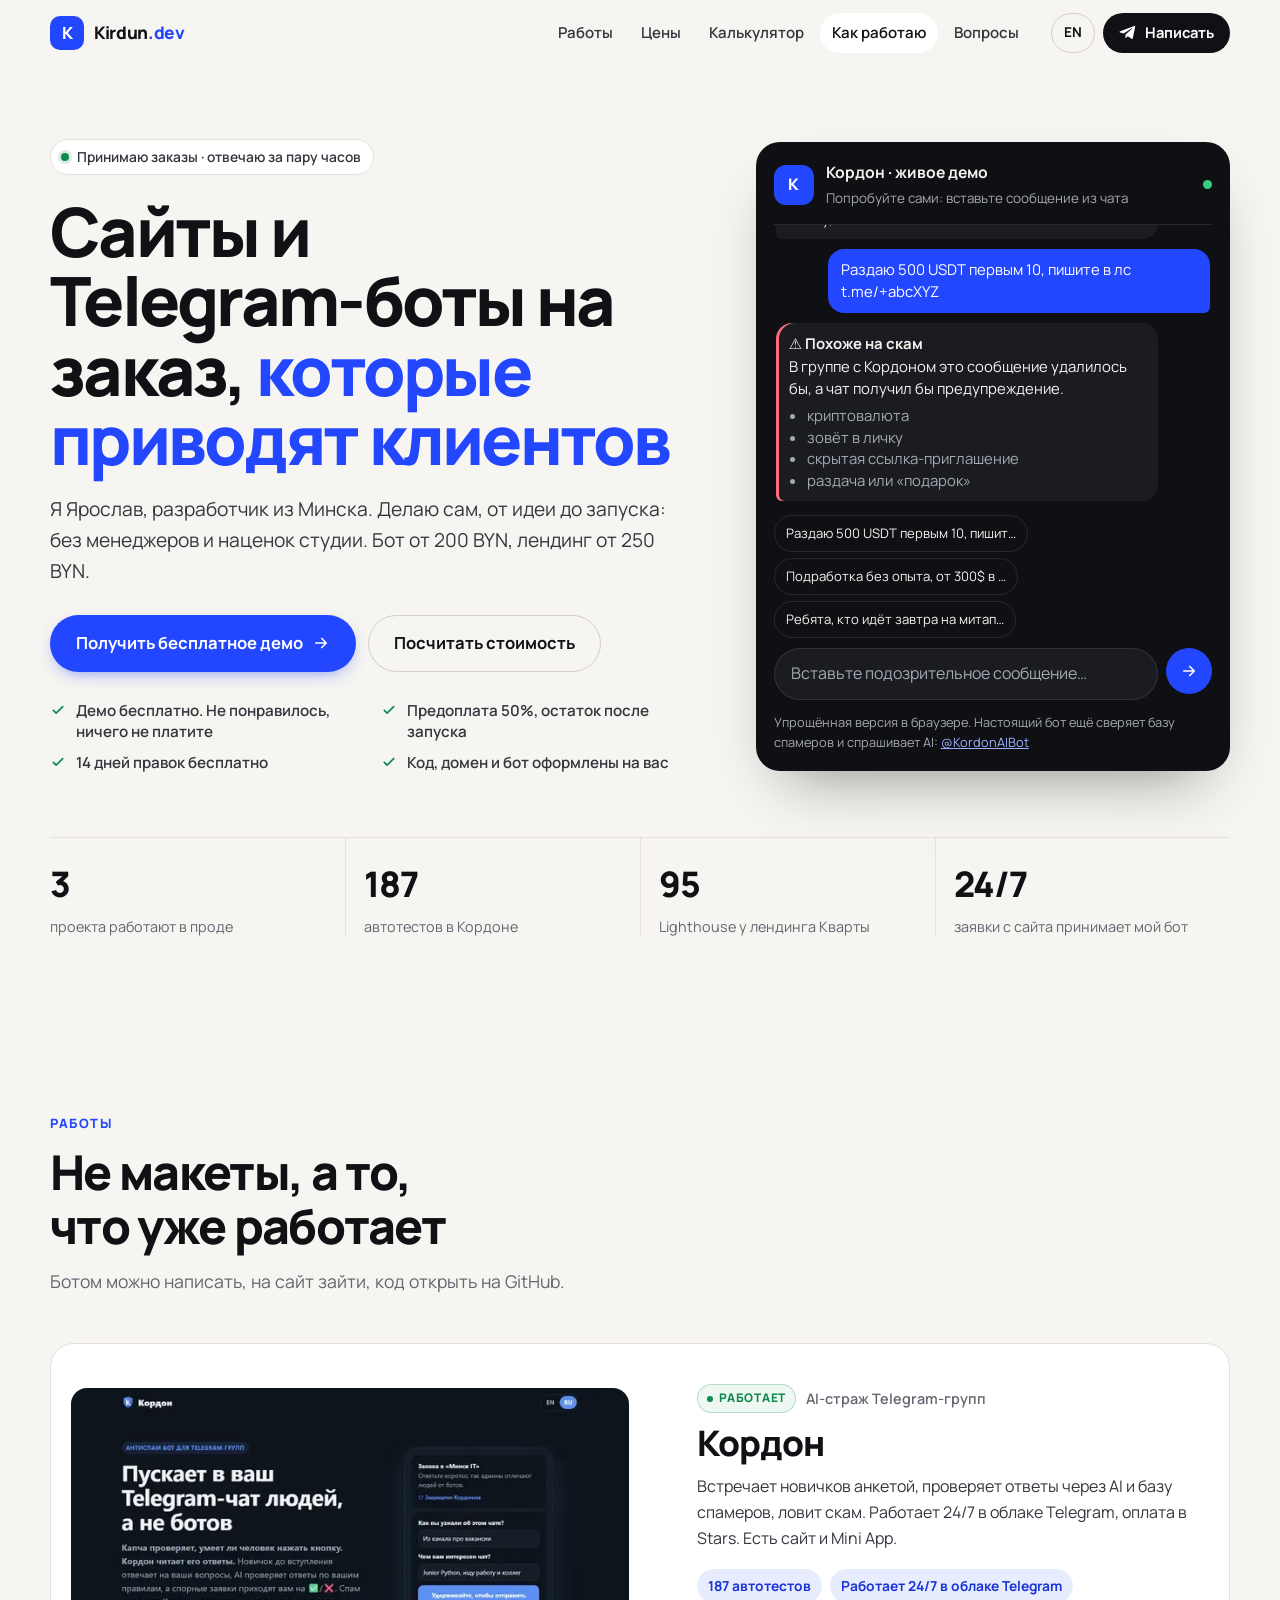
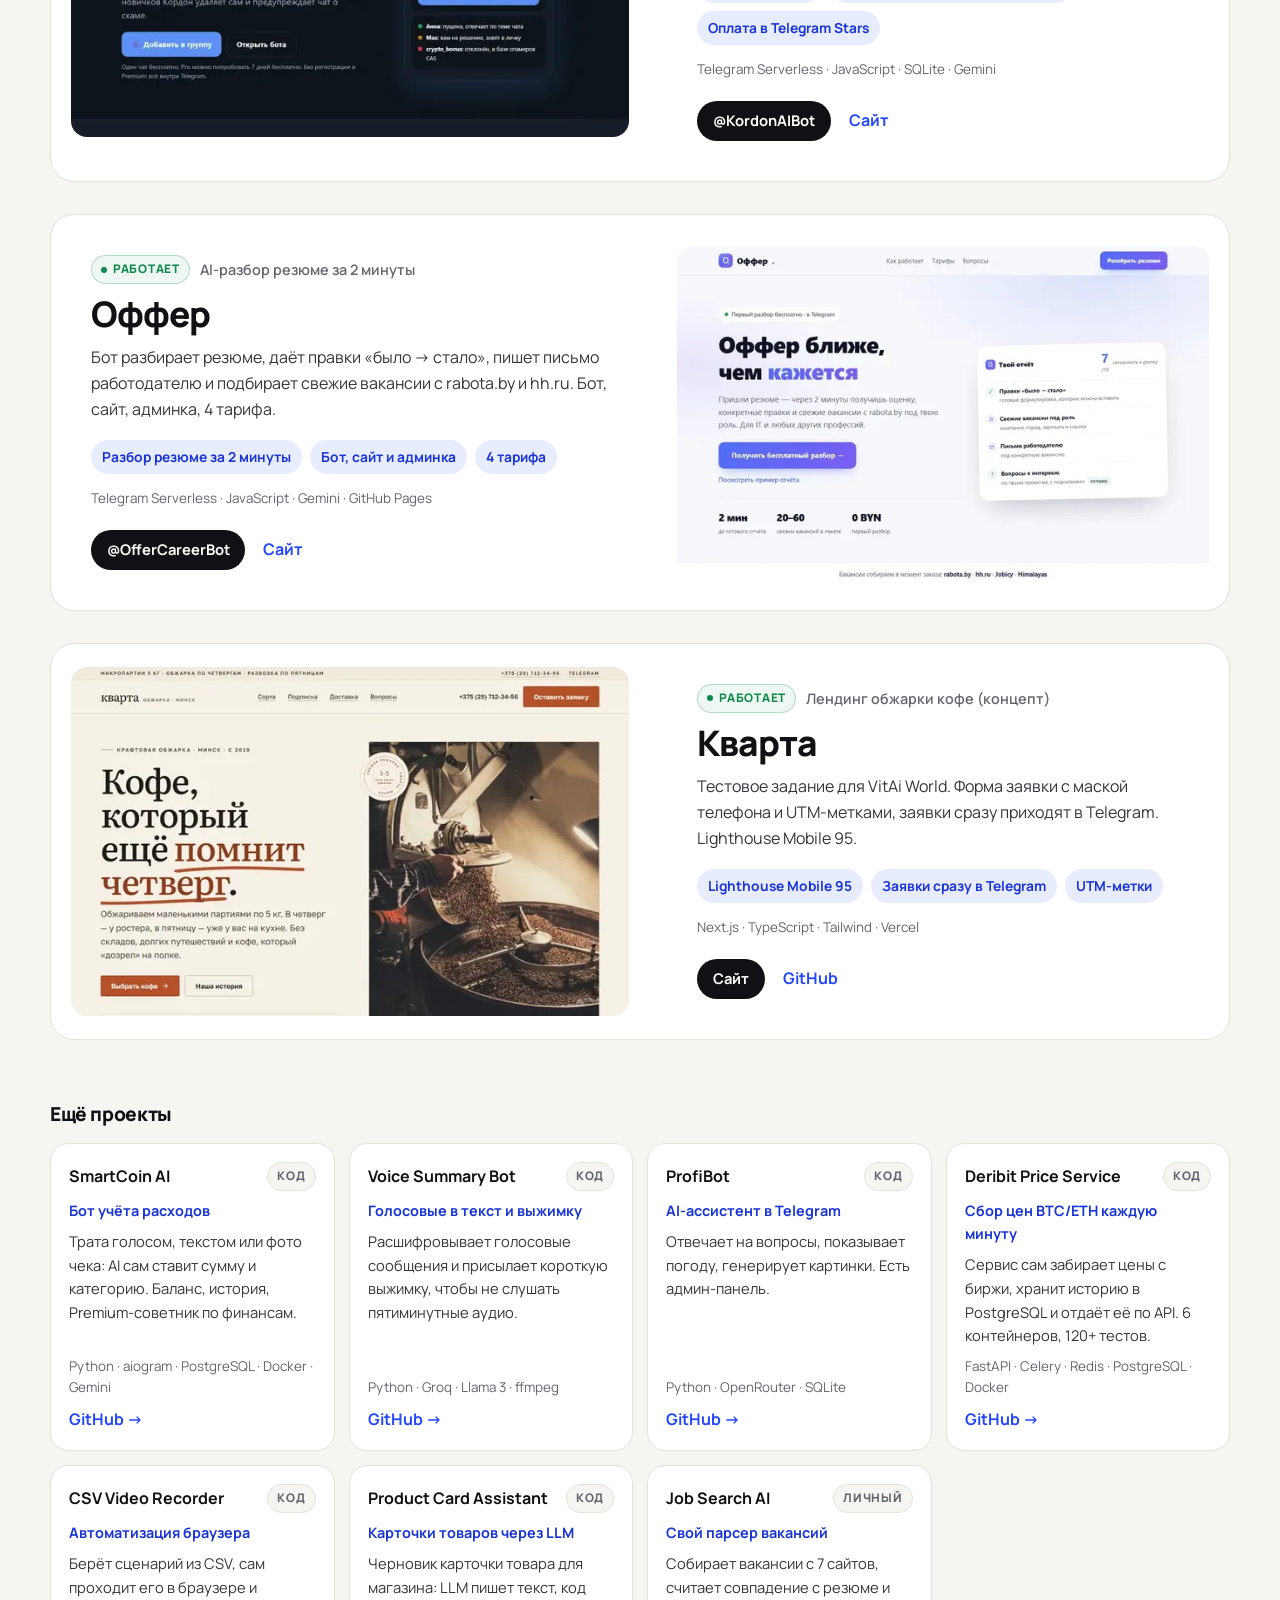
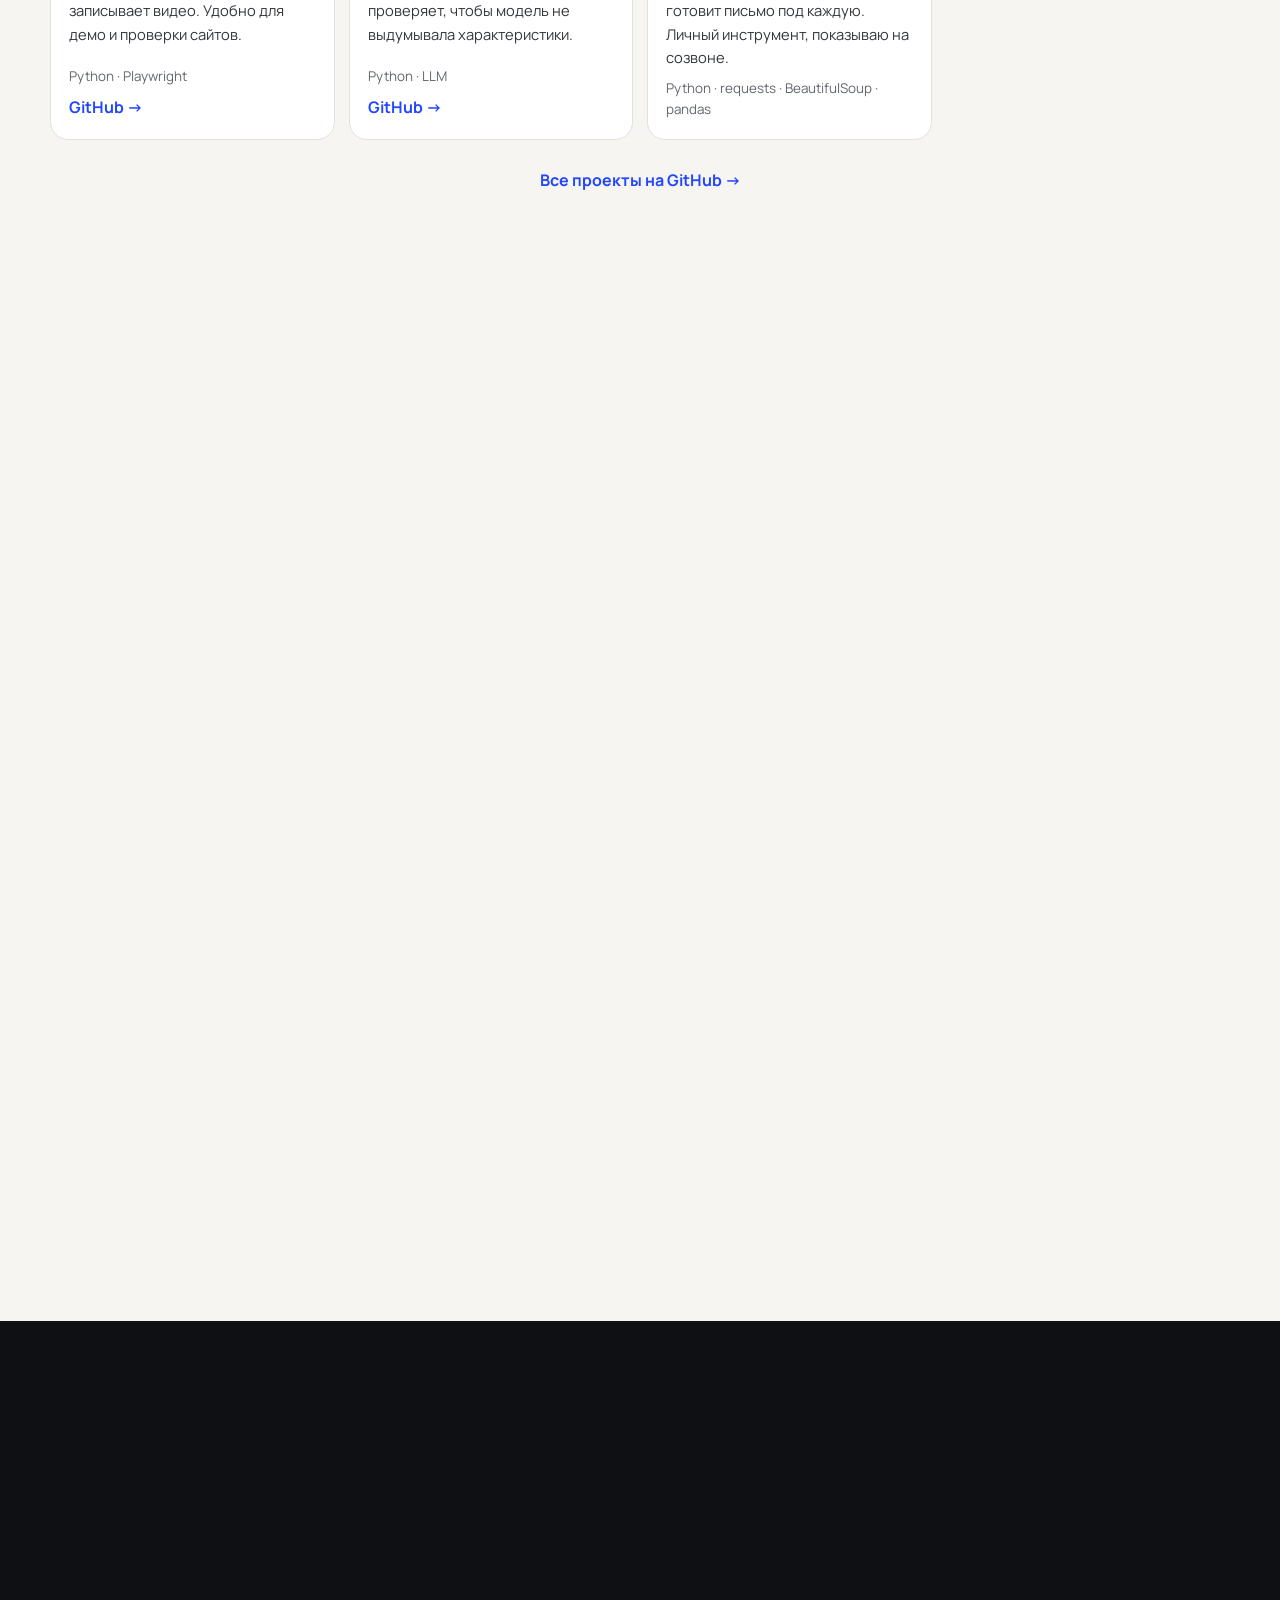
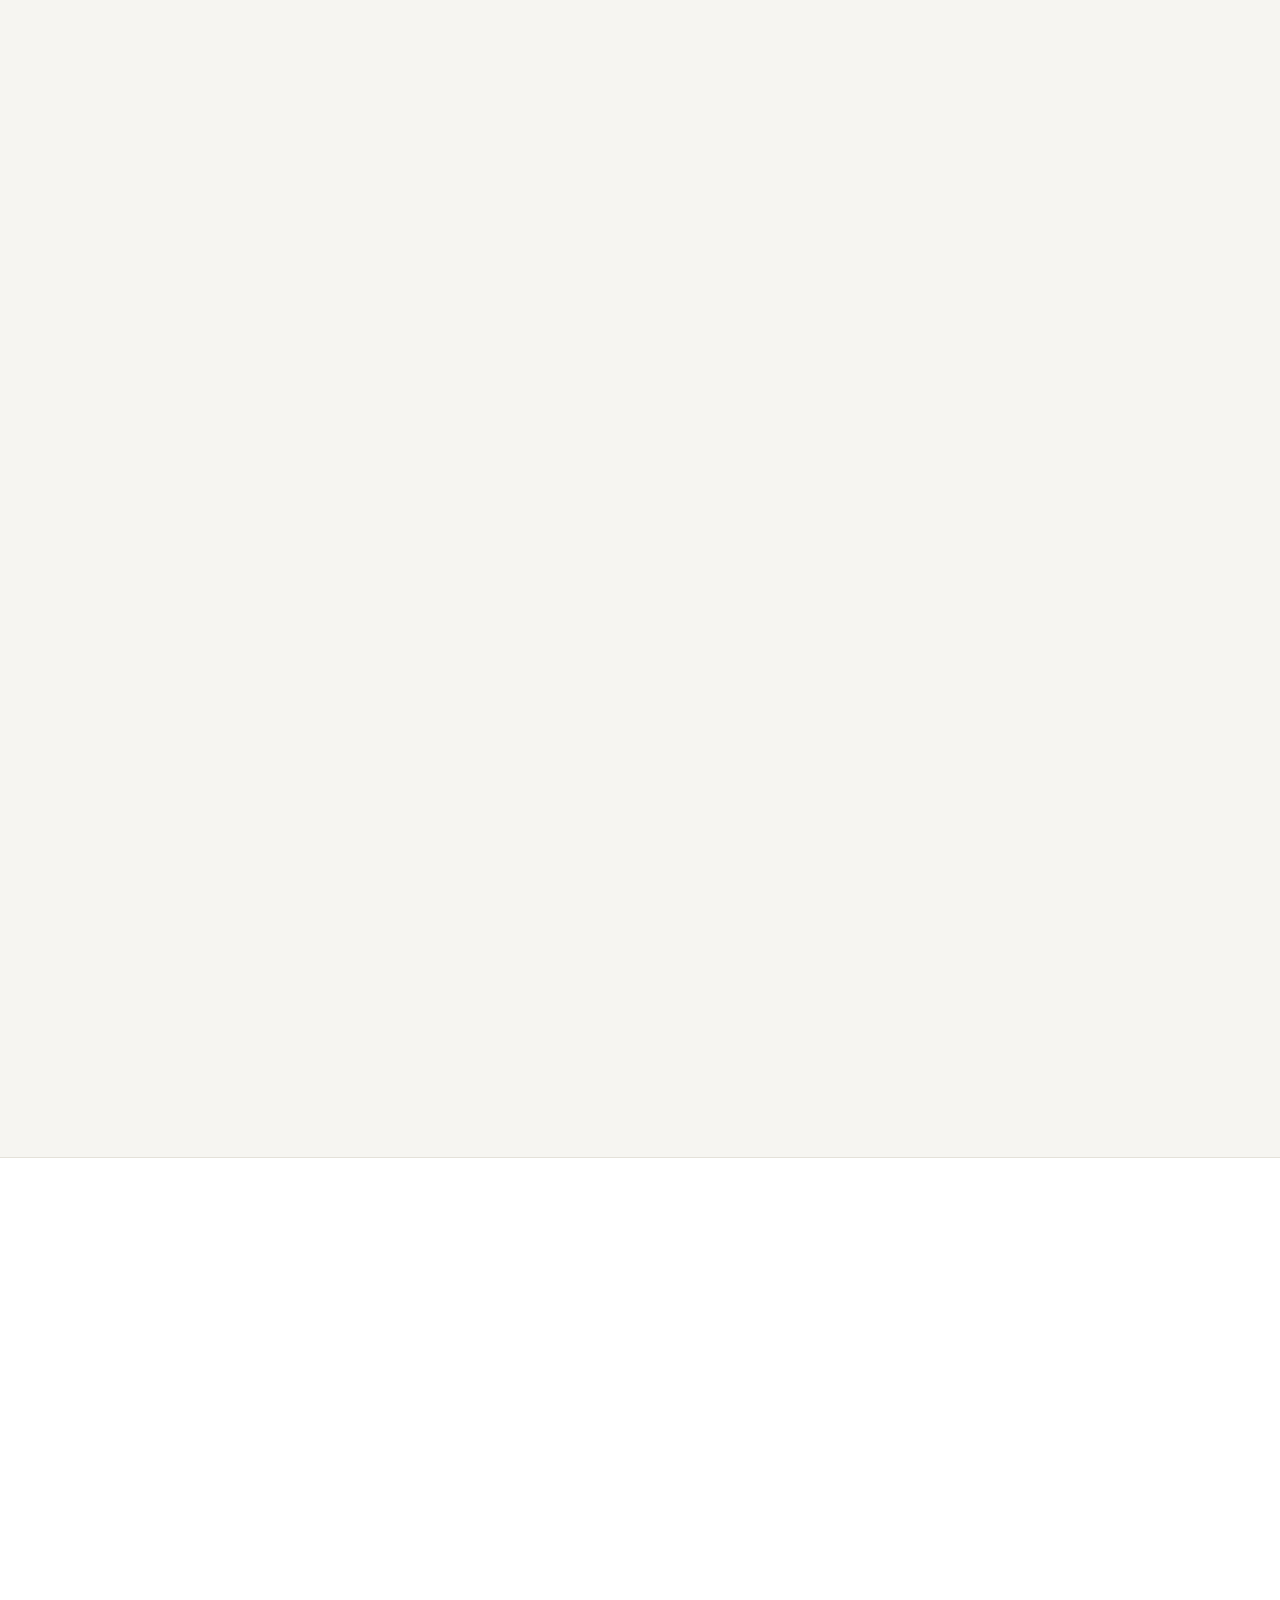
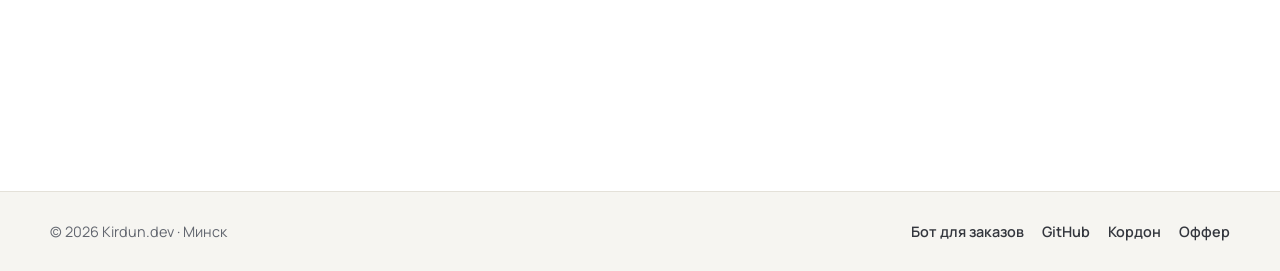
<file: index.html>
<!doctype html>
<!-- Собрано tools/build.mjs из assets/js/data.js и config.js. Правки вносить там и пересобирать: node tools/build.mjs -->
<html lang="ru">
<head>
<meta charset="utf-8">
<meta name="viewport" content="width=device-width, initial-scale=1">
<title>Сайты и Telegram-боты на заказ в Минске · Kirdun.dev</title>
<meta name="description" content="Разработчик из Минска: Telegram-боты от 200 BYN, сайты от 250 BYN, парсеры от 120 BYN. Бесплатное демо до оплаты, цены и заказ в Telegram.">
<link rel="canonical" href="https://yarik002.github.io/">
<link rel="alternate" hreflang="ru" href="https://yarik002.github.io/">
<link rel="alternate" hreflang="en" href="https://yarik002.github.io/en/">
<link rel="alternate" hreflang="x-default" href="https://yarik002.github.io/">
<meta name="theme-color" content="#f6f5f1">
<meta property="og:type" content="website">
<meta property="og:site_name" content="Kirdun.dev">
<meta property="og:locale" content="ru_RU">
<meta property="og:title" content="Сайты и Telegram-боты на заказ · Kirdun.dev">
<meta property="og:description" content="Бесплатное демо до оплаты, пакеты с понятной ценой и заказ в Telegram в одно нажатие.">
<meta property="og:image" content="https://yarik002.github.io/assets/img/og.png">
<meta property="og:image:width" content="1200"><meta property="og:image:height" content="630">
<meta property="og:url" content="https://yarik002.github.io/">
<meta name="twitter:card" content="summary_large_image">
<meta name="twitter:title" content="Сайты и Telegram-боты на заказ · Kirdun.dev">
<meta name="twitter:description" content="Бесплатное демо до оплаты, пакеты с понятной ценой и заказ в Telegram в одно нажатие.">
<meta name="twitter:image" content="https://yarik002.github.io/assets/img/og.png">
<meta name="google-site-verification" content="PkqgeCby6MEHFJXLASaqW0HoQ-eZGgN4Kmd9hIhYxgI">
<link rel="icon" href="/assets/img/favicon.svg" type="image/svg+xml">
<link rel="preconnect" href="https://fonts.googleapis.com">
<link rel="preconnect" href="https://fonts.gstatic.com" crossorigin>
<link rel="preload" as="style" href="https://fonts.googleapis.com/css2?family=Manrope:wght@400..800&amp;display=optional" onload="this.onload=null;this.rel='stylesheet'">
<noscript><link rel="stylesheet" href="https://fonts.googleapis.com/css2?family=Manrope:wght@400..800&amp;display=optional"></noscript>
<link rel="stylesheet" href="/assets/css/style.css?v=c0be8f57">
<script>if(/[?&]lang=en\b/.test(location.search))location.replace("/en/"+location.hash)</script>
<script type="application/ld+json">{"@context":"https://schema.org","@graph":[{"@type":"Person","@id":"https://yarik002.github.io/#person","name":"Ярослав Кирдун","jobTitle":"Разработчик сайтов и Telegram-ботов","address":{"@type":"PostalAddress","addressLocality":"Минск","addressCountry":"BY"},"url":"https://yarik002.github.io/","sameAs":["https://github.com/Yarik002","https://t.me/KirdunSupportBot"]},{"@type":"ProfessionalService","@id":"https://yarik002.github.io/#service","name":"Сайты и Telegram-боты на заказ · Kirdun.dev","url":"https://yarik002.github.io/","image":"https://yarik002.github.io/assets/img/og.png","description":"Бесплатное демо до оплаты, пакеты с понятной ценой и заказ в Telegram в одно нажатие.","founder":{"@id":"https://yarik002.github.io/#person"},"areaServed":["BY","RU","KZ"],"address":{"@type":"PostalAddress","addressLocality":"Минск","addressCountry":"BY"},"priceRange":"40+ BYN","hasOfferCatalog":{"@type":"OfferCatalog","name":"Пакеты с понятной ценой","itemListElement":[{"@type":"Offer","itemOffered":{"@type":"Service","name":"Сайты под ключ","description":"Лендинг или сайт-визитка, который продаёт, а не просто висит."},"priceSpecification":{"@type":"PriceSpecification","minPrice":250,"priceCurrency":"BYN"}},{"@type":"Offer","itemOffered":{"@type":"Service","name":"Telegram-боты","description":"Бот, который принимает заявки, отвечает клиентам и берёт оплату, пока вы спите."},"priceSpecification":{"@type":"PriceSpecification","minPrice":200,"priceCurrency":"BYN"}},{"@type":"Offer","itemOffered":{"@type":"Service","name":"Парсеры и автоматизация","description":"Соберу данные с сайтов и уберу ручную рутину: таблицы, отчёты, уведомления."},"priceSpecification":{"@type":"PriceSpecification","minPrice":120,"priceCurrency":"BYN"}},{"@type":"Offer","itemOffered":{"@type":"Service","name":"Видеомонтаж и реклама","description":"Короткие ролики для Reels, Shorts и TikTok, которые досматривают до конца."},"priceSpecification":{"@type":"PriceSpecification","minPrice":40,"priceCurrency":"BYN"}},{"@type":"Offer","itemOffered":{"@type":"Service","name":"AI-фото и визуал","description":"Картинки для соцсетей, карточек товаров и рекламы без фотостудии."},"priceSpecification":{"@type":"PriceSpecification","minPrice":50,"priceCurrency":"BYN"}}]}},{"@type":"FAQPage","mainEntity":[{"@type":"Question","name":"Почему у тебя дешевле, чем в студиях?","acceptedAnswer":{"@type":"Answer","text":"Я работаю один, без менеджеров и офиса. Платите за работу, а не за накладные расходы. Взамен прошу честный отзыв."}},{"@type":"Question","name":"А если результат не понравится?","acceptedAnswer":{"@type":"Answer","text":"Поэтому сначала бесплатное демо. Если не зашло, расходимся без оплаты. Дальше правки входят в цену."}},{"@type":"Question","name":"Исходники и доступы будут мои?","acceptedAnswer":{"@type":"Answer","text":"Да. Домен, хостинг, бот и код оформляются на вас, я передаю всё после оплаты."}},{"@type":"Question","name":"Работаешь с другими странами?","acceptedAnswer":{"@type":"Answer","text":"Да, с Беларусью, Россией, Казахстаном и не только. Общаемся в Telegram, способ оплаты обсудим."}},{"@type":"Question","name":"Где следить за заказом и как платить?","acceptedAnswer":{"@type":"Answer","text":"Всё в моём боте @KirdunSupportBot: заявка с номером, статус, вопросы и счёт. Оплата в Telegram Stars, через ЕРИП или переводом, реквизиты присылаю после согласования."}},{"@type":"Question","name":"Как быстро ты отвечаешь?","acceptedAnswer":{"@type":"Answer","text":"Обычно в течение пары часов днём по Минску. Ночью бот примет заявку и сразу покажет смету, а я отвечу утром."}},{"@type":"Question","name":"Что нужно от меня, чтобы начать?","acceptedAnswer":{"@type":"Answer","text":"Пара предложений о задаче и примеры того, что нравится. Остальное спрошу сам."}}]}]}</script>
</head>
<body>
<a class="skip" href="#main">К содержимому</a>
<header class="top">
  <div class="wrap top-in">
    <a class="logo" href="/"><span class="logo-mark" aria-hidden="true">K</span><span class="logo-name">Kirdun<span>.dev</span></span></a>
    <nav class="nav" id="nav" aria-label="Разделы">
      <a href="#work">Работы</a>
      <a href="#prices">Цены</a>
      <a href="#calc">Калькулятор</a>
      <a href="#process">Как работаю</a>
      <a href="#faq">Вопросы</a>
    </nav>
    <div class="top-actions">
      <a class="lang" href="/en/" hreflang="en" lang="en">EN</a>
      <a class="btn btn-sm btn-dark" href="https://t.me/KirdunSupportBot?start=site" target="_blank" rel="noopener" aria-label="Написать в Telegram"><svg width="18" height="18" viewBox="0 0 24 24" aria-hidden="true"><path fill="currentColor" d="M21.5 4.2 18.4 19c-.2 1-.9 1.3-1.8.8l-4.8-3.6-2.3 2.2c-.3.3-.5.5-1 .5l.3-4.9 8.9-8c.4-.3-.1-.5-.6-.2L6.2 12.7l-4.7-1.5c-1-.3-1-1 .2-1.5L20.1 2.6c.9-.3 1.6.2 1.4 1.6z"/></svg><span>Написать</span></a>
      <button class="burger" type="button" aria-expanded="false" aria-controls="nav" aria-label="Меню"><span></span><span></span></button>
    </div>
  </div>
</header>
<main id="main">
<section class="hero" id="top">
  <div class="wrap hero-in">
    <div class="hero-copy">
      <p class="pill"><span class="dot" aria-hidden="true"></span>Принимаю заказы · отвечаю за пару часов</p>
      <h1>Сайты и Telegram‑боты на заказ, <span class="hl">которые приводят клиентов</span></h1>
      <p class="lead">Я Ярослав, разработчик из Минска. Делаю сам, от идеи до запуска: без менеджеров и наценок студии. Бот от 200 BYN, лендинг от 250 BYN.</p>
      <div class="cta-row">
        <a class="btn btn-accent btn-lg" href="https://t.me/KirdunSupportBot?start=demo" target="_blank" rel="noopener" data-goal="demo"><span>Получить бесплатное демо</span><svg width="18" height="18" viewBox="0 0 24 24" aria-hidden="true"><path d="M5 12h14M13 6l6 6-6 6" fill="none" stroke="currentColor" stroke-width="2.2" stroke-linecap="round" stroke-linejoin="round"/></svg></a>
        <a class="btn btn-ghost btn-lg" href="#calc">Посчитать стоимость</a>
      </div>
      <ul class="guarantees">
        <li><svg width="16" height="16" viewBox="0 0 24 24" aria-hidden="true"><path d="m5 12.5 4.2 4.2L19 7" fill="none" stroke="currentColor" stroke-width="2.6" stroke-linecap="round" stroke-linejoin="round"/></svg><span>Демо бесплатно. Не понравилось, ничего не платите</span></li>
        <li><svg width="16" height="16" viewBox="0 0 24 24" aria-hidden="true"><path d="m5 12.5 4.2 4.2L19 7" fill="none" stroke="currentColor" stroke-width="2.6" stroke-linecap="round" stroke-linejoin="round"/></svg><span>Предоплата 50%, остаток после запуска</span></li>
        <li><svg width="16" height="16" viewBox="0 0 24 24" aria-hidden="true"><path d="m5 12.5 4.2 4.2L19 7" fill="none" stroke="currentColor" stroke-width="2.6" stroke-linecap="round" stroke-linejoin="round"/></svg><span>14 дней правок бесплатно</span></li>
        <li><svg width="16" height="16" viewBox="0 0 24 24" aria-hidden="true"><path d="m5 12.5 4.2 4.2L19 7" fill="none" stroke="currentColor" stroke-width="2.6" stroke-linecap="round" stroke-linejoin="round"/></svg><span>Код, домен и бот оформлены на вас</span></li>
      </ul>
    </div>
    <div class="demo" id="demo">
      <div class="demo-head">
        <span class="demo-ava" aria-hidden="true">K</span>
        <div><b>Кордон · живое демо</b><small>Попробуйте сами: вставьте сообщение из чата</small></div>
        <span class="live-dot" aria-hidden="true"></span>
      </div>
      <div class="demo-chat" id="demoChat" aria-live="polite"></div>
      <div class="demo-chips" id="demoChips"></div>
      <form class="demo-input" id="demoForm">
        <label class="vh" for="demoMsg">Сообщение для проверки</label>
        <input id="demoMsg" name="msg" autocomplete="off" maxlength="300" placeholder="Вставьте подозрительное сообщение…">
        <button type="submit" aria-label="Проверить"><svg width="18" height="18" viewBox="0 0 24 24" aria-hidden="true"><path d="M5 12h14M13 6l6 6-6 6" fill="none" stroke="currentColor" stroke-width="2.2" stroke-linecap="round" stroke-linejoin="round"/></svg></button>
      </form>
      <p class="demo-note">Упрощённая версия в браузере. Настоящий бот ещё сверяет базу спамеров и спрашивает AI: <a href="https://t.me/KordonAIBot?start=platform" target="_blank" rel="noopener">@KordonAIBot</a></p>
    </div>
  </div>
  <div class="wrap">
    <dl class="proof">
      <div><dt>3</dt><dd>проекта работают в проде</dd></div>
      <div><dt>187</dt><dd>автотестов в Кордоне</dd></div>
      <div><dt>95</dt><dd>Lighthouse у лендинга Кварты</dd></div>
      <div><dt>24/7</dt><dd>заявки с сайта принимает мой бот</dd></div>
    </dl>
  </div>
</section>
<section class="sec" id="work">
  <div class="wrap">
    <div class="sec-head">
      <p class="eyebrow">Работы</p>
      <h2>Не макеты, а то, что уже работает</h2>
      <p class="sec-lead">Ботом можно написать, на сайт зайти, код открыть на GitHub.</p>
    </div>
    <div class="cases">
      <article class="case reveal">
        <div class="case-img"><img src="/assets/img/kordon.webp" srcset="/assets/img/kordon-640.webp 640w, /assets/img/kordon.webp 960w" sizes="(max-width: 960px) 92vw, 560px" alt="Кордон: AI-страж Telegram-групп" loading="lazy" decoding="async" width="960" height="600"></div>
        <div class="case-body">
          <p class="case-tag"><span class="badge live">работает</span>AI-страж Telegram-групп</p>
          <h3>Кордон</h3>
          <p>Встречает новичков анкетой, проверяет ответы через AI и базу спамеров, ловит скам. Работает 24/7 в облаке Telegram, оплата в Stars. Есть сайт и Mini App.</p>
          <ul class="facts"><li>187 автотестов</li><li>Работает 24/7 в облаке Telegram</li><li>Оплата в Telegram Stars</li></ul>
          <p class="stack">Telegram Serverless · JavaScript · SQLite · Gemini</p>
          <div class="case-links"><a class="btn btn-sm btn-dark" href="https://t.me/KordonAIBot?start=platform" target="_blank" rel="noopener">@KordonAIBot</a><a class="link" href="https://yarik002.github.io/kordon-site/ru/" target="_blank" rel="noopener">Сайт</a></div>
        </div>
      </article>
      <article class="case reveal">
        <div class="case-img"><img src="/assets/img/offer.webp" srcset="/assets/img/offer-640.webp 640w, /assets/img/offer.webp 960w" sizes="(max-width: 960px) 92vw, 560px" alt="Оффер: AI-разбор резюме за 2 минуты" loading="lazy" decoding="async" width="960" height="600"></div>
        <div class="case-body">
          <p class="case-tag"><span class="badge live">работает</span>AI-разбор резюме за 2 минуты</p>
          <h3>Оффер</h3>
          <p>Бот разбирает резюме, даёт правки «было → стало», пишет письмо работодателю и подбирает свежие вакансии с rabota.by и hh.ru. Бот, сайт, админка, 4 тарифа.</p>
          <ul class="facts"><li>Разбор резюме за 2 минуты</li><li>Бот, сайт и админка</li><li>4 тарифа</li></ul>
          <p class="stack">Telegram Serverless · JavaScript · Gemini · GitHub Pages</p>
          <div class="case-links"><a class="btn btn-sm btn-dark" href="https://t.me/OfferCareerBot" target="_blank" rel="noopener">@OfferCareerBot</a><a class="link" href="https://yarik002.github.io/offer-site/" target="_blank" rel="noopener">Сайт</a></div>
        </div>
      </article>
      <article class="case reveal">
        <div class="case-img"><img src="/assets/img/kvarta.webp" srcset="/assets/img/kvarta-640.webp 640w, /assets/img/kvarta.webp 960w" sizes="(max-width: 960px) 92vw, 560px" alt="Кварта: Лендинг обжарки кофе (концепт)" loading="lazy" decoding="async" width="960" height="600"></div>
        <div class="case-body">
          <p class="case-tag"><span class="badge live">работает</span>Лендинг обжарки кофе (концепт)</p>
          <h3>Кварта</h3>
          <p>Тестовое задание для VitAi World. Форма заявки с маской телефона и UTM-метками, заявки сразу приходят в Telegram. Lighthouse Mobile 95.</p>
          <ul class="facts"><li>Lighthouse Mobile 95</li><li>Заявки сразу в Telegram</li><li>UTM-метки</li></ul>
          <p class="stack">Next.js · TypeScript · Tailwind · Vercel</p>
          <div class="case-links"><a class="btn btn-sm btn-dark" href="https://kvarta-landing-psi.vercel.app" target="_blank" rel="noopener">Сайт</a><a class="link" href="https://github.com/Yarik002/kvarta-landing" target="_blank" rel="noopener">GitHub</a></div>
        </div>
      </article>
    </div>
    <h3 class="more-h">Ещё проекты</h3>
    <div class="more">
      <article class="mini reveal">
        <p class="mini-top"><b>SmartCoin AI</b><span class="badge code">код</span></p>
        <p class="mini-tag">Бот учёта расходов</p>
        <p class="mini-text">Трата голосом, текстом или фото чека: AI сам ставит сумму и категорию. Баланс, история, Premium-советник по финансам.</p>
        <p class="stack">Python · aiogram · PostgreSQL · Docker · Gemini</p>
        <a class="link" href="https://github.com/Yarik002/ai-expense-tracker" target="_blank" rel="noopener">GitHub →</a>
      </article>
      <article class="mini reveal">
        <p class="mini-top"><b>Voice Summary Bot</b><span class="badge code">код</span></p>
        <p class="mini-tag">Голосовые в текст и выжимку</p>
        <p class="mini-text">Расшифровывает голосовые сообщения и присылает короткую выжимку, чтобы не слушать пятиминутные аудио.</p>
        <p class="stack">Python · Groq · Llama 3 · ffmpeg</p>
        <a class="link" href="https://github.com/Yarik002/Voice-Summary-Bot" target="_blank" rel="noopener">GitHub →</a>
      </article>
      <article class="mini reveal">
        <p class="mini-top"><b>ProfiBot</b><span class="badge code">код</span></p>
        <p class="mini-tag">AI-ассистент в Telegram</p>
        <p class="mini-text">Отвечает на вопросы, показывает погоду, генерирует картинки. Есть админ-панель.</p>
        <p class="stack">Python · OpenRouter · SQLite</p>
        <a class="link" href="https://github.com/Yarik002/ProfiBot" target="_blank" rel="noopener">GitHub →</a>
      </article>
      <article class="mini reveal">
        <p class="mini-top"><b>Deribit Price Service</b><span class="badge code">код</span></p>
        <p class="mini-tag">Сбор цен BTC/ETH каждую минуту</p>
        <p class="mini-text">Сервис сам забирает цены с биржи, хранит историю в PostgreSQL и отдаёт её по API. 6 контейнеров, 120+ тестов.</p>
        <p class="stack">FastAPI · Celery · Redis · PostgreSQL · Docker</p>
        <a class="link" href="https://github.com/Yarik002/deribit-price-service" target="_blank" rel="noopener">GitHub →</a>
      </article>
      <article class="mini reveal">
        <p class="mini-top"><b>CSV Video Recorder</b><span class="badge code">код</span></p>
        <p class="mini-tag">Автоматизация браузера</p>
        <p class="mini-text">Берёт сценарий из CSV, сам проходит его в браузере и записывает видео. Удобно для демо и проверки сайтов.</p>
        <p class="stack">Python · Playwright</p>
        <a class="link" href="https://github.com/Yarik002/csv-video-recorder" target="_blank" rel="noopener">GitHub →</a>
      </article>
      <article class="mini reveal">
        <p class="mini-top"><b>Product Card Assistant</b><span class="badge code">код</span></p>
        <p class="mini-tag">Карточки товаров через LLM</p>
        <p class="mini-text">Черновик карточки товара для магазина: LLM пишет текст, код проверяет, чтобы модель не выдумывала характеристики.</p>
        <p class="stack">Python · LLM</p>
        <a class="link" href="https://github.com/Yarik002/product-card-assistant" target="_blank" rel="noopener">GitHub →</a>
      </article>
      <article class="mini reveal">
        <p class="mini-top"><b>Job Search AI</b><span class="badge private">личный</span></p>
        <p class="mini-tag">Свой парсер вакансий</p>
        <p class="mini-text">Собирает вакансии с 7 сайтов, считает совпадение с резюме и готовит письмо под каждую. Личный инструмент, показываю на созвоне.</p>
        <p class="stack">Python · requests · BeautifulSoup · pandas</p>
        
      </article>
    </div>
    <p class="center"><a class="link" href="https://github.com/Yarik002" target="_blank" rel="noopener">Все проекты на GitHub →</a></p>
  </div>
</section>
<section class="sec" id="prices">
  <div class="wrap">
    <div class="sec-head">
      <p class="eyebrow">Цены</p>
      <h2>Пакеты с понятной ценой</h2>
      <p class="sec-lead">Цена «от» и срок посчитаны той же формулой, что калькулятор. Точную сумму назову после пары вопросов. Первым клиентам скидка 20% за честный отзыв.</p>
    </div>
    <div class="price-bar">
      <div class="tabs" role="tablist" aria-label="Услуги">
        <button type="button" role="tab" id="tab-bot" aria-controls="panel-bot" aria-selected="true">Боты</button>
        <button type="button" role="tab" id="tab-site" aria-controls="panel-site" aria-selected="false" tabindex="-1">Сайты</button>
        <button type="button" role="tab" id="tab-parser" aria-controls="panel-parser" aria-selected="false" tabindex="-1">Парсеры</button>
        <button type="button" role="tab" id="tab-video" aria-controls="panel-video" aria-selected="false" tabindex="-1">Видео</button>
        <button type="button" role="tab" id="tab-visual" aria-controls="panel-visual" aria-selected="false" tabindex="-1">AI-визуал</button>
      </div>
      <div class="cur" role="group" aria-label="Валюта">
        <button type="button" data-cur="BYN" aria-pressed="true">BYN</button><button type="button" data-cur="RUB" aria-pressed="false">₽</button><button type="button" data-cur="USD" aria-pressed="false">$</button>
      </div>
    </div>
    <div class="panel" role="tabpanel" id="panel-bot" aria-labelledby="tab-bot" tabindex="0">
      <h3 class="vh">Боты</h3>
      <div class="packs">
        <article class="pack">
          
          <h4>Бот-заявка</h4>
          <p class="pack-for">Принимает заявки и отвечает на частые вопросы</p>
          <p class="pack-price"><small>от</small> <span class="m" data-byn="200">200 BYN</span></p>
          <p class="pack-days">3–5 дней</p>
          <ul class="inc"><li><svg width="16" height="16" viewBox="0 0 24 24" aria-hidden="true"><path d="m5 12.5 4.2 4.2L19 7" fill="none" stroke="currentColor" stroke-width="2.6" stroke-linecap="round" stroke-linejoin="round"/></svg><span>Меню и ответы на частые вопросы</span></li><li><svg width="16" height="16" viewBox="0 0 24 24" aria-hidden="true"><path d="m5 12.5 4.2 4.2L19 7" fill="none" stroke="currentColor" stroke-width="2.6" stroke-linecap="round" stroke-linejoin="round"/></svg><span>Заявки с уведомлением вам в Telegram</span></li><li><svg width="16" height="16" viewBox="0 0 24 24" aria-hidden="true"><path d="m5 12.5 4.2 4.2L19 7" fill="none" stroke="currentColor" stroke-width="2.6" stroke-linecap="round" stroke-linejoin="round"/></svg><span>Хостинг 24/7 без вашего сервера</span></li></ul>
          <p class="exc"><b>Не входит:</b> Оплата, AI-ответы, рассылки</p>
          <a class="btn btn-ghost btn-block" href="https://t.me/KirdunSupportBot?start=o_bot_0" target="_blank" rel="noopener" data-goal="pack">Заказать</a>
        </article>
        <article class="pack best">
          <p class="pack-badge">Рекомендую</p>
          <h4>Бот-продавец</h4>
          <p class="pack-for">Продаёт и принимает оплату прямо в Telegram</p>
          <p class="pack-price"><small>от</small> <span class="m" data-byn="450">450 BYN</span></p>
          <p class="pack-days">6–10 дней</p>
          <ul class="inc"><li><svg width="16" height="16" viewBox="0 0 24 24" aria-hidden="true"><path d="m5 12.5 4.2 4.2L19 7" fill="none" stroke="currentColor" stroke-width="2.6" stroke-linecap="round" stroke-linejoin="round"/></svg><span>Всё из «Бота-заявки»</span></li><li><svg width="16" height="16" viewBox="0 0 24 24" aria-hidden="true"><path d="m5 12.5 4.2 4.2L19 7" fill="none" stroke="currentColor" stroke-width="2.6" stroke-linecap="round" stroke-linejoin="round"/></svg><span>Оплата в Telegram Stars</span></li><li><svg width="16" height="16" viewBox="0 0 24 24" aria-hidden="true"><path d="m5 12.5 4.2 4.2L19 7" fill="none" stroke="currentColor" stroke-width="2.6" stroke-linecap="round" stroke-linejoin="round"/></svg><span>Заявки в Google Таблицу или CRM</span></li></ul>
          <p class="exc"><b>Не входит:</b> AI-ответы, админка, Mini App</p>
          <a class="btn btn-accent btn-block" href="https://t.me/KirdunSupportBot?start=o_bot_0_pay-crm" target="_blank" rel="noopener" data-goal="pack">Заказать</a>
        </article>
        <article class="pack">
          
          <h4>Бот с AI и админкой</h4>
          <p class="pack-for">Сам отвечает клиентам, а рассылки и цифры у вас</p>
          <p class="pack-price"><small>от</small> <span class="m" data-byn="650">650 BYN</span></p>
          <p class="pack-days">9–14 дней</p>
          <ul class="inc"><li><svg width="16" height="16" viewBox="0 0 24 24" aria-hidden="true"><path d="m5 12.5 4.2 4.2L19 7" fill="none" stroke="currentColor" stroke-width="2.6" stroke-linecap="round" stroke-linejoin="round"/></svg><span>Всё из «Бота-заявки»</span></li><li><svg width="16" height="16" viewBox="0 0 24 24" aria-hidden="true"><path d="m5 12.5 4.2 4.2L19 7" fill="none" stroke="currentColor" stroke-width="2.6" stroke-linecap="round" stroke-linejoin="round"/></svg><span>Оплата в Telegram Stars</span></li><li><svg width="16" height="16" viewBox="0 0 24 24" aria-hidden="true"><path d="m5 12.5 4.2 4.2L19 7" fill="none" stroke="currentColor" stroke-width="2.6" stroke-linecap="round" stroke-linejoin="round"/></svg><span>AI-ответы клиентам</span></li><li><svg width="16" height="16" viewBox="0 0 24 24" aria-hidden="true"><path d="m5 12.5 4.2 4.2L19 7" fill="none" stroke="currentColor" stroke-width="2.6" stroke-linecap="round" stroke-linejoin="round"/></svg><span>Админка и рассылки</span></li></ul>
          <p class="exc"><b>Не входит:</b> Mini App внутри Telegram</p>
          <a class="btn btn-ghost btn-block" href="https://t.me/KirdunSupportBot?start=o_bot_0_pay-ai-admin" target="_blank" rel="noopener" data-goal="pack">Заказать</a>
        </article>
      </div>
    </div>
    <div class="panel" role="tabpanel" id="panel-site" aria-labelledby="tab-site" tabindex="0">
      <h3 class="vh">Сайты</h3>
      <div class="packs">
        <article class="pack">
          
          <h4>Лендинг-визитка</h4>
          <p class="pack-for">Одна понятная страница о вас и ваших услугах</p>
          <p class="pack-price"><small>от</small> <span class="m" data-byn="250">250 BYN</span></p>
          <p class="pack-days">3–6 дней</p>
          <ul class="inc"><li><svg width="16" height="16" viewBox="0 0 24 24" aria-hidden="true"><path d="m5 12.5 4.2 4.2L19 7" fill="none" stroke="currentColor" stroke-width="2.6" stroke-linecap="round" stroke-linejoin="round"/></svg><span>1 страница: структура и тексты</span></li><li><svg width="16" height="16" viewBox="0 0 24 24" aria-hidden="true"><path d="m5 12.5 4.2 4.2L19 7" fill="none" stroke="currentColor" stroke-width="2.6" stroke-linecap="round" stroke-linejoin="round"/></svg><span>Адаптив под телефон</span></li><li><svg width="16" height="16" viewBox="0 0 24 24" aria-hidden="true"><path d="m5 12.5 4.2 4.2L19 7" fill="none" stroke="currentColor" stroke-width="2.6" stroke-linecap="round" stroke-linejoin="round"/></svg><span>Базовое SEO</span></li></ul>
          <p class="exc"><b>Не входит:</b> Заявки в Telegram, домен под ключ</p>
          <a class="btn btn-ghost btn-block" href="https://t.me/KirdunSupportBot?start=o_site_1" target="_blank" rel="noopener" data-goal="pack">Заказать</a>
        </article>
        <article class="pack best">
          <p class="pack-badge">Рекомендую</p>
          <h4>Продающий лендинг</h4>
          <p class="pack-for">Страница, с которой приходят заявки</p>
          <p class="pack-price"><small>от</small> <span class="m" data-byn="480">480 BYN</span></p>
          <p class="pack-days">6–10 дней</p>
          <ul class="inc"><li><svg width="16" height="16" viewBox="0 0 24 24" aria-hidden="true"><path d="m5 12.5 4.2 4.2L19 7" fill="none" stroke="currentColor" stroke-width="2.6" stroke-linecap="round" stroke-linejoin="round"/></svg><span>Всё из «Визитки»</span></li><li><svg width="16" height="16" viewBox="0 0 24 24" aria-hidden="true"><path d="m5 12.5 4.2 4.2L19 7" fill="none" stroke="currentColor" stroke-width="2.6" stroke-linecap="round" stroke-linejoin="round"/></svg><span>Анимации и дизайн «вау»</span></li><li><svg width="16" height="16" viewBox="0 0 24 24" aria-hidden="true"><path d="m5 12.5 4.2 4.2L19 7" fill="none" stroke="currentColor" stroke-width="2.6" stroke-linecap="round" stroke-linejoin="round"/></svg><span>Заявки сразу в Telegram</span></li><li><svg width="16" height="16" viewBox="0 0 24 24" aria-hidden="true"><path d="m5 12.5 4.2 4.2L19 7" fill="none" stroke="currentColor" stroke-width="2.6" stroke-linecap="round" stroke-linejoin="round"/></svg><span>Домен, хостинг и SSL под ключ</span></li></ul>
          <p class="exc"><b>Не входит:</b> Второй язык, админка</p>
          <a class="btn btn-accent btn-block" href="https://t.me/KirdunSupportBot?start=o_site_1_design-form-domain" target="_blank" rel="noopener" data-goal="pack">Заказать</a>
        </article>
        <article class="pack">
          
          <h4>Сайт с админкой</h4>
          <p class="pack-for">До 5 страниц, тексты и цены меняете сами</p>
          <p class="pack-price"><small>от</small> <span class="m" data-byn="920">920 BYN</span></p>
          <p class="pack-days">12–18 дней</p>
          <ul class="inc"><li><svg width="16" height="16" viewBox="0 0 24 24" aria-hidden="true"><path d="m5 12.5 4.2 4.2L19 7" fill="none" stroke="currentColor" stroke-width="2.6" stroke-linecap="round" stroke-linejoin="round"/></svg><span>До 5 страниц</span></li><li><svg width="16" height="16" viewBox="0 0 24 24" aria-hidden="true"><path d="m5 12.5 4.2 4.2L19 7" fill="none" stroke="currentColor" stroke-width="2.6" stroke-linecap="round" stroke-linejoin="round"/></svg><span>Всё из «Продающего лендинга»</span></li><li><svg width="16" height="16" viewBox="0 0 24 24" aria-hidden="true"><path d="m5 12.5 4.2 4.2L19 7" fill="none" stroke="currentColor" stroke-width="2.6" stroke-linecap="round" stroke-linejoin="round"/></svg><span>Админка для правок</span></li></ul>
          <p class="exc"><b>Не входит:</b> Второй язык</p>
          <a class="btn btn-ghost btn-block" href="https://t.me/KirdunSupportBot?start=o_site_5_design-form-domain-cms" target="_blank" rel="noopener" data-goal="pack">Заказать</a>
        </article>
      </div>
    </div>
    <div class="panel" role="tabpanel" id="panel-parser" aria-labelledby="tab-parser" tabindex="0">
      <h3 class="vh">Парсеры</h3>
      <div class="packs">
        <article class="pack">
          
          <h4>Разовая выгрузка</h4>
          <p class="pack-for">Собрать данные с сайта один раз</p>
          <p class="pack-price"><small>от</small> <span class="m" data-byn="120">120 BYN</span></p>
          <p class="pack-days">1–3 дня</p>
          <ul class="inc"><li><svg width="16" height="16" viewBox="0 0 24 24" aria-hidden="true"><path d="m5 12.5 4.2 4.2L19 7" fill="none" stroke="currentColor" stroke-width="2.6" stroke-linecap="round" stroke-linejoin="round"/></svg><span>1 сайт-источник</span></li><li><svg width="16" height="16" viewBox="0 0 24 24" aria-hidden="true"><path d="m5 12.5 4.2 4.2L19 7" fill="none" stroke="currentColor" stroke-width="2.6" stroke-linecap="round" stroke-linejoin="round"/></svg><span>Выгрузка в Excel или CSV</span></li></ul>
          <p class="exc"><b>Не входит:</b> Запуск по расписанию, сайты с защитой</p>
          <a class="btn btn-ghost btn-block" href="https://t.me/KirdunSupportBot?start=o_parser_1" target="_blank" rel="noopener" data-goal="pack">Заказать</a>
        </article>
        <article class="pack best">
          <p class="pack-badge">Рекомендую</p>
          <h4>Мониторинг</h4>
          <p class="pack-for">Свежие данные каждый день без ручной работы</p>
          <p class="pack-price"><small>от</small> <span class="m" data-byn="280">280 BYN</span></p>
          <p class="pack-days">2–4 дня</p>
          <ul class="inc"><li><svg width="16" height="16" viewBox="0 0 24 24" aria-hidden="true"><path d="m5 12.5 4.2 4.2L19 7" fill="none" stroke="currentColor" stroke-width="2.6" stroke-linecap="round" stroke-linejoin="round"/></svg><span>1 сайт-источник</span></li><li><svg width="16" height="16" viewBox="0 0 24 24" aria-hidden="true"><path d="m5 12.5 4.2 4.2L19 7" fill="none" stroke="currentColor" stroke-width="2.6" stroke-linecap="round" stroke-linejoin="round"/></svg><span>Запуск по расписанию</span></li><li><svg width="16" height="16" viewBox="0 0 24 24" aria-hidden="true"><path d="m5 12.5 4.2 4.2L19 7" fill="none" stroke="currentColor" stroke-width="2.6" stroke-linecap="round" stroke-linejoin="round"/></svg><span>Google Таблица</span></li><li><svg width="16" height="16" viewBox="0 0 24 24" aria-hidden="true"><path d="m5 12.5 4.2 4.2L19 7" fill="none" stroke="currentColor" stroke-width="2.6" stroke-linecap="round" stroke-linejoin="round"/></svg><span>Уведомления в Telegram</span></li></ul>
          <p class="exc"><b>Не входит:</b> Сайты с защитой и логином</p>
          <a class="btn btn-accent btn-block" href="https://t.me/KirdunSupportBot?start=o_parser_1_schedule-sheets-notify" target="_blank" rel="noopener" data-goal="pack">Заказать</a>
        </article>
        <article class="pack">
          
          <h4>Мониторинг конкурентов</h4>
          <p class="pack-for">Цены и товары конкурентов у вас в таблице</p>
          <p class="pack-price"><small>от</small> <span class="m" data-byn="500">500 BYN</span></p>
          <p class="pack-days">5–8 дней</p>
          <ul class="inc"><li><svg width="16" height="16" viewBox="0 0 24 24" aria-hidden="true"><path d="m5 12.5 4.2 4.2L19 7" fill="none" stroke="currentColor" stroke-width="2.6" stroke-linecap="round" stroke-linejoin="round"/></svg><span>До 3 сайтов</span></li><li><svg width="16" height="16" viewBox="0 0 24 24" aria-hidden="true"><path d="m5 12.5 4.2 4.2L19 7" fill="none" stroke="currentColor" stroke-width="2.6" stroke-linecap="round" stroke-linejoin="round"/></svg><span>Всё из «Мониторинга»</span></li><li><svg width="16" height="16" viewBox="0 0 24 24" aria-hidden="true"><path d="m5 12.5 4.2 4.2L19 7" fill="none" stroke="currentColor" stroke-width="2.6" stroke-linecap="round" stroke-linejoin="round"/></svg><span>Сайты с защитой или логином</span></li></ul>
          <p class="exc"><b>Не входит:</b> Больше 3 сайтов считаем отдельно</p>
          <a class="btn btn-ghost btn-block" href="https://t.me/KirdunSupportBot?start=o_parser_3_schedule-sheets-notify-hard" target="_blank" rel="noopener" data-goal="pack">Заказать</a>
        </article>
      </div>
    </div>
    <div class="panel" role="tabpanel" id="panel-video" aria-labelledby="tab-video" tabindex="0">
      <h3 class="vh">Видео</h3>
      <div class="packs">
        <article class="pack">
          
          <h4>Один ролик</h4>
          <p class="pack-for">Монтаж из ваших исходников</p>
          <p class="pack-price"><small>от</small> <span class="m" data-byn="40">40 BYN</span></p>
          <p class="pack-days">1–2 дня</p>
          <ul class="inc"><li><svg width="16" height="16" viewBox="0 0 24 24" aria-hidden="true"><path d="m5 12.5 4.2 4.2L19 7" fill="none" stroke="currentColor" stroke-width="2.6" stroke-linecap="round" stroke-linejoin="round"/></svg><span>Ролик до 60 секунд</span></li><li><svg width="16" height="16" viewBox="0 0 24 24" aria-hidden="true"><path d="m5 12.5 4.2 4.2L19 7" fill="none" stroke="currentColor" stroke-width="2.6" stroke-linecap="round" stroke-linejoin="round"/></svg><span>Музыка и переходы</span></li><li><svg width="16" height="16" viewBox="0 0 24 24" aria-hidden="true"><path d="m5 12.5 4.2 4.2L19 7" fill="none" stroke="currentColor" stroke-width="2.6" stroke-linecap="round" stroke-linejoin="round"/></svg><span>Формат 9:16, 1:1 или 16:9</span></li></ul>
          <p class="exc"><b>Не входит:</b> Субтитры, сценарий</p>
          <a class="btn btn-ghost btn-block" href="https://t.me/KirdunSupportBot?start=o_video_1" target="_blank" rel="noopener" data-goal="pack">Заказать</a>
        </article>
        <article class="pack best">
          <p class="pack-badge">Рекомендую</p>
          <h4>5 роликов</h4>
          <p class="pack-for">Контент для Reels и Shorts на неделю</p>
          <p class="pack-price"><small>от</small> <span class="m" data-byn="200">200 BYN</span></p>
          <p class="pack-days">3–4 дня</p>
          <ul class="inc"><li><svg width="16" height="16" viewBox="0 0 24 24" aria-hidden="true"><path d="m5 12.5 4.2 4.2L19 7" fill="none" stroke="currentColor" stroke-width="2.6" stroke-linecap="round" stroke-linejoin="round"/></svg><span>5 роликов</span></li><li><svg width="16" height="16" viewBox="0 0 24 24" aria-hidden="true"><path d="m5 12.5 4.2 4.2L19 7" fill="none" stroke="currentColor" stroke-width="2.6" stroke-linecap="round" stroke-linejoin="round"/></svg><span>Субтитры</span></li><li><svg width="16" height="16" viewBox="0 0 24 24" aria-hidden="true"><path d="m5 12.5 4.2 4.2L19 7" fill="none" stroke="currentColor" stroke-width="2.6" stroke-linecap="round" stroke-linejoin="round"/></svg><span>Музыка и переходы</span></li></ul>
          <p class="exc"><b>Не входит:</b> Сценарий и озвучка</p>
          <a class="btn btn-accent btn-block" href="https://t.me/KirdunSupportBot?start=o_video_5_subs" target="_blank" rel="noopener" data-goal="pack">Заказать</a>
        </article>
        <article class="pack">
          
          <h4>Рекламный ролик</h4>
          <p class="pack-for">Реклама со сценарием и версии под соцсети</p>
          <p class="pack-price"><small>от</small> <span class="m" data-byn="290">290 BYN</span></p>
          <p class="pack-days">4–6 дней</p>
          <ul class="inc"><li><svg width="16" height="16" viewBox="0 0 24 24" aria-hidden="true"><path d="m5 12.5 4.2 4.2L19 7" fill="none" stroke="currentColor" stroke-width="2.6" stroke-linecap="round" stroke-linejoin="round"/></svg><span>Сценарий</span></li><li><svg width="16" height="16" viewBox="0 0 24 24" aria-hidden="true"><path d="m5 12.5 4.2 4.2L19 7" fill="none" stroke="currentColor" stroke-width="2.6" stroke-linecap="round" stroke-linejoin="round"/></svg><span>AI-озвучка и AI-кадры</span></li><li><svg width="16" height="16" viewBox="0 0 24 24" aria-hidden="true"><path d="m5 12.5 4.2 4.2L19 7" fill="none" stroke="currentColor" stroke-width="2.6" stroke-linecap="round" stroke-linejoin="round"/></svg><span>Субтитры</span></li><li><svg width="16" height="16" viewBox="0 0 24 24" aria-hidden="true"><path d="m5 12.5 4.2 4.2L19 7" fill="none" stroke="currentColor" stroke-width="2.6" stroke-linecap="round" stroke-linejoin="round"/></svg><span>3 версии под соцсети</span></li></ul>
          <p class="exc"><b>Не входит:</b> Съёмка</p>
          <a class="btn btn-ghost btn-block" href="https://t.me/KirdunSupportBot?start=o_video_3_ad-aivo-subs" target="_blank" rel="noopener" data-goal="pack">Заказать</a>
        </article>
      </div>
    </div>
    <div class="panel" role="tabpanel" id="panel-visual" aria-labelledby="tab-visual" tabindex="0">
      <h3 class="vh">AI-визуал</h3>
      <div class="packs">
        <article class="pack">
          
          <h4>10 изображений</h4>
          <p class="pack-for">Картинки для постов и рекламы</p>
          <p class="pack-price"><small>от</small> <span class="m" data-byn="50">50 BYN</span></p>
          <p class="pack-days">1–2 дня</p>
          <ul class="inc"><li><svg width="16" height="16" viewBox="0 0 24 24" aria-hidden="true"><path d="m5 12.5 4.2 4.2L19 7" fill="none" stroke="currentColor" stroke-width="2.6" stroke-linecap="round" stroke-linejoin="round"/></svg><span>10 изображений</span></li><li><svg width="16" height="16" viewBox="0 0 24 24" aria-hidden="true"><path d="m5 12.5 4.2 4.2L19 7" fill="none" stroke="currentColor" stroke-width="2.6" stroke-linecap="round" stroke-linejoin="round"/></svg><span>Обложки, баннеры или фото товаров</span></li></ul>
          <p class="exc"><b>Не входит:</b> Единый стиль бренда</p>
          <a class="btn btn-ghost btn-block" href="https://t.me/KirdunSupportBot?start=o_visual_10" target="_blank" rel="noopener" data-goal="pack">Заказать</a>
        </article>
        <article class="pack best">
          <p class="pack-badge">Рекомендую</p>
          <h4>Стиль бренда</h4>
          <p class="pack-for">Узнаваемые картинки в одном стиле</p>
          <p class="pack-price"><small>от</small> <span class="m" data-byn="100">100 BYN</span></p>
          <p class="pack-days">3–4 дня</p>
          <ul class="inc"><li><svg width="16" height="16" viewBox="0 0 24 24" aria-hidden="true"><path d="m5 12.5 4.2 4.2L19 7" fill="none" stroke="currentColor" stroke-width="2.6" stroke-linecap="round" stroke-linejoin="round"/></svg><span>20 изображений</span></li><li><svg width="16" height="16" viewBox="0 0 24 24" aria-hidden="true"><path d="m5 12.5 4.2 4.2L19 7" fill="none" stroke="currentColor" stroke-width="2.6" stroke-linecap="round" stroke-linejoin="round"/></svg><span>Единый стиль бренда</span></li></ul>
          <p class="exc"><b>Не входит:</b> Карточки для маркетплейсов</p>
          <a class="btn btn-accent btn-block" href="https://t.me/KirdunSupportBot?start=o_visual_20_style" target="_blank" rel="noopener" data-goal="pack">Заказать</a>
        </article>
        <article class="pack">
          
          <h4>Для маркетплейса</h4>
          <p class="pack-for">Карточки товаров, которые хочется открыть</p>
          <p class="pack-price"><small>от</small> <span class="m" data-byn="200">200 BYN</span></p>
          <p class="pack-days">5–6 дней</p>
          <ul class="inc"><li><svg width="16" height="16" viewBox="0 0 24 24" aria-hidden="true"><path d="m5 12.5 4.2 4.2L19 7" fill="none" stroke="currentColor" stroke-width="2.6" stroke-linecap="round" stroke-linejoin="round"/></svg><span>30 изображений</span></li><li><svg width="16" height="16" viewBox="0 0 24 24" aria-hidden="true"><path d="m5 12.5 4.2 4.2L19 7" fill="none" stroke="currentColor" stroke-width="2.6" stroke-linecap="round" stroke-linejoin="round"/></svg><span>Единый стиль бренда</span></li><li><svg width="16" height="16" viewBox="0 0 24 24" aria-hidden="true"><path d="m5 12.5 4.2 4.2L19 7" fill="none" stroke="currentColor" stroke-width="2.6" stroke-linecap="round" stroke-linejoin="round"/></svg><span>Карточки для маркетплейсов</span></li><li><svg width="16" height="16" viewBox="0 0 24 24" aria-hidden="true"><path d="m5 12.5 4.2 4.2L19 7" fill="none" stroke="currentColor" stroke-width="2.6" stroke-linecap="round" stroke-linejoin="round"/></svg><span>Ретушь ваших фото</span></li></ul>
          <p class="exc"><b>Не входит:</b> Фотосъёмка</p>
          <a class="btn btn-ghost btn-block" href="https://t.me/KirdunSupportBot?start=o_visual_30_style-cards-retouch" target="_blank" rel="noopener" data-goal="pack">Заказать</a>
        </article>
      </div>
    </div>
    <p class="price-note">Срочно: цена +30%, срок на 40% короче. Нужен другой набор? <a class="link" href="#calc">Соберите в калькуляторе →</a></p>
  </div>
</section>
<section class="band" id="demo-offer">
  <div class="wrap band-in">
    <div class="sec-head">
      <p class="eyebrow">Без риска</p>
      <h2>Сначала покажу, потом платите</h2>
    </div>
    <div class="band-grid">
      <div class="band-item reveal"><span class="band-num">01</span><h3>Что получите</h3><p>Первый экран сайта или рабочий прототип бота, чтобы вы увидели результат до оплаты.</p></div>
      <div class="band-item reveal"><span class="band-num">02</span><h3>Что нужно от вас</h3><p>Пара предложений о задаче и пример, который нравится. Остальное спрошу сам.</p></div>
      <div class="band-item reveal"><span class="band-num">03</span><h3>Сколько стоит</h3><p>0 BYN. Не понравилось, расходимся без оплаты.</p></div>
    </div>
    <a class="btn btn-accent btn-lg" href="https://t.me/KirdunSupportBot?start=demo" target="_blank" rel="noopener" data-goal="demo"><svg width="18" height="18" viewBox="0 0 24 24" aria-hidden="true"><path fill="currentColor" d="M21.5 4.2 18.4 19c-.2 1-.9 1.3-1.8.8l-4.8-3.6-2.3 2.2c-.3.3-.5.5-1 .5l.3-4.9 8.9-8c.4-.3-.1-.5-.6-.2L6.2 12.7l-4.7-1.5c-1-.3-1-1 .2-1.5L20.1 2.6c.9-.3 1.6.2 1.4 1.6z"/></svg><span>Получить демо в Telegram</span></a>
  </div>
</section>
<section class="sec" id="calc">
  <div class="wrap">
    <div class="sec-head">
      <p class="eyebrow">Калькулятор</p>
      <h2>Соберите проект и узнайте цену</h2>
      <p class="sec-lead">Отметьте, что нужно, и отправьте смету в мой бот одним нажатием. Он покажет её, а я отвечу там же.</p>
    </div>
    <div class="calc">
      <div class="calc-left">
        <div class="field">
          <label for="brief" class="field-label">Опишите задачу (необязательно)</label>
          <textarea id="brief" name="brief" rows="3" maxlength="800" placeholder="Например: бот для записи в салон с оплатой и напоминаниями"></textarea>
          <p class="hint" id="briefHint" aria-live="polite"></p>
        </div>
        <fieldset class="field">
          <legend class="field-label">Что делаем</legend>
          <div class="types" id="typeGrid">
            <label><input type="radio" name="type" value="site" checked><span>Сайты под ключ</span></label>
            <label><input type="radio" name="type" value="bot"><span>Telegram-боты</span></label>
            <label><input type="radio" name="type" value="parser"><span>Парсеры и автоматизация</span></label>
            <label><input type="radio" name="type" value="video"><span>Видеомонтаж и реклама</span></label>
            <label><input type="radio" name="type" value="visual"><span>AI-фото и визуал</span></label>
          </div>
        </fieldset>
        <div class="field range" id="rangeWrap">
          <div class="range-top"><label for="rangeInput" id="rangeLabel">Страниц</label><output id="rangeOut" for="rangeInput">1</output></div>
          <input type="range" id="rangeInput" min="1" max="10" step="1" value="1">
        </div>
        <fieldset class="field">
          <legend class="field-label">Что добавить</legend>
          <div class="opts" id="optGrid">
            <label><input type="checkbox" value="design"><span>Анимации и дизайн «вау»<em>+<span class="m" data-byn="150">150 BYN</span></em></span></label>
            <label><input type="checkbox" value="lang"><span>Второй язык<em>+<span class="m" data-byn="100">100 BYN</span></em></span></label>
            <label><input type="checkbox" value="form"><span>Заявки в Telegram<em>+<span class="m" data-byn="40">40 BYN</span></em></span></label>
            <label><input type="checkbox" value="domain"><span>Домен и хостинг под ключ<em>+<span class="m" data-byn="40">40 BYN</span></em></span></label>
            <label><input type="checkbox" value="cms"><span>Админка для правок<em>+<span class="m" data-byn="200">200 BYN</span></em></span></label>
          </div>
        </fieldset>
        <label class="switch"><input type="checkbox" id="urgent"><span class="sw" aria-hidden="true"></span><span>Срочно: быстрее на 40%, цена +30%</span></label>
      </div>
      <aside class="calc-right">
        <p class="res-label">Примерная смета</p>
        <p class="res-price" id="resPrice" aria-live="polite"><span class="m" data-byn-range="250,400">250–400 BYN</span></p>
        <p class="res-days">Срок: <b id="resDays">3–6</b> <span id="resDaysWord">дней</span></p>
        <ul class="res-list" id="resList"><li><span>База: Сайты под ключ</span></li></ul>
        <a class="btn btn-accent btn-lg btn-block" id="sendOrder" href="https://t.me/KirdunSupportBot?start=o_site_1" target="_blank" rel="noopener" data-goal="calc"><svg width="18" height="18" viewBox="0 0 24 24" aria-hidden="true"><path fill="currentColor" d="M21.5 4.2 18.4 19c-.2 1-.9 1.3-1.8.8l-4.8-3.6-2.3 2.2c-.3.3-.5.5-1 .5l.3-4.9 8.9-8c.4-.3-.1-.5-.6-.2L6.2 12.7l-4.7-1.5c-1-.3-1-1 .2-1.5L20.1 2.6c.9-.3 1.6.2 1.4 1.6z"/></svg><span>Отправить смету в Telegram</span></a>
        <p class="res-note">Это ориентир, а не оферта. Точную цену назову после пары вопросов.</p>
      </aside>
    </div>
  </div>
</section>
<section class="sec" id="process">
  <div class="wrap">
    <div class="sec-head">
      <p class="eyebrow">Процесс</p>
      <h2>Как я работаю</h2>
      <p class="sec-lead">Без сюрпризов: результат видно до оплаты и на каждом шаге.</p>
    </div>
    <ol class="steps">
      <li class="step reveal"><h3>Заявка</h3><p>Пишете в мой бот или собираете смету в калькуляторе. Отвечаю за пару часов днём.</p></li>
      <li class="step reveal"><h3>Бесплатное демо</h3><p>Делаю первый экран сайта или прототип бота, чтобы вы увидели результат до оплаты.</p></li>
      <li class="step reveal"><h3>Договор и предоплата</h3><p>Фиксируем объём, цену и срок в переписке. Предоплата 50%.</p></li>
      <li class="step reveal"><h3>Работа на виду</h3><p>Показываю промежуточные версии, правки обсуждаем сразу, а не в конце.</p></li>
      <li class="step reveal"><h3>Сдача и поддержка</h3><p>Запускаю, передаю доступы и исходники. 14 дней бесплатно правлю ошибки.</p></li>
    </ol>
  </div>
</section>
<section class="sec" id="about">
  <div class="wrap about">
    <div class="about-main">
      <div class="sec-head">
      <p class="eyebrow">Обо мне</p>
      <h2>Пишете напрямую тому, кто делает</h2>
    </div>
      <p class="about-p">Меня зовут Ярослав, я разработчик из Минска и автор Kirdun.dev. Учусь в IT-колледже и параллельно запускаю свои продукты: AI-стража Telegram-групп Кордон, бота для поиска работы Оффер и бота, который принимает заявки с этого сайта.</p>
      <p class="about-p">Пишу на Python и JavaScript: Telegram-боты, сайты, парсеры, автоматизация. Работаю один, поэтому без менеджеров, испорченного телефона и наценок студии.</p>
      <p><a class="link" href="https://github.com/Yarik002" target="_blank" rel="noopener">github.com/Yarik002 →</a></p>
    </div>
    <div class="about-side">
      <div class="not reveal">
        <h3>Чего я не делаю</h3>
        <ul><li>Спам-рассылки и накрутки</li><li>Инвайтинг и «бомберы»</li><li>Сбор чужих личных данных</li><li>Обещания «в топ за неделю»</li></ul>
      </div>
      <div class="pay reveal">
        <h3>Оплата</h3>
        <dl><div><dt>Telegram Stars</dt><dd>Счёт приходит в бот, оплатить можно из любой страны.</dd></div><div><dt>ЕРИП</dt><dd>Для Беларуси. Реквизиты присылаю в бот после согласования.</dd></div><div><dt>Перевод на карту</dt><dd>По договорённости, реквизиты тоже в боте.</dd></div><div><dt>Другие страны</dt><dd>Россия, Казахстан и не только: подберём удобный способ.</dd></div></dl>
        
      </div>
    </div>
  </div>
</section>
<section class="sec" id="faq">
  <div class="wrap faq-in">
    <div class="sec-head">
      <p class="eyebrow">Вопросы</p>
      <h2>Частые вопросы</h2>
    </div>
    <div class="faq">
      <details><summary>Почему у тебя дешевле, чем в студиях?</summary><p>Я работаю один, без менеджеров и офиса. Платите за работу, а не за накладные расходы. Взамен прошу честный отзыв.</p></details>
      <details><summary>А если результат не понравится?</summary><p>Поэтому сначала бесплатное демо. Если не зашло, расходимся без оплаты. Дальше правки входят в цену.</p></details>
      <details><summary>Исходники и доступы будут мои?</summary><p>Да. Домен, хостинг, бот и код оформляются на вас, я передаю всё после оплаты.</p></details>
      <details><summary>Работаешь с другими странами?</summary><p>Да, с Беларусью, Россией, Казахстаном и не только. Общаемся в Telegram, способ оплаты обсудим.</p></details>
      <details><summary>Где следить за заказом и как платить?</summary><p>Всё в моём боте @KirdunSupportBot: заявка с номером, статус, вопросы и счёт. Оплата в Telegram Stars, через ЕРИП или переводом, реквизиты присылаю после согласования.</p></details>
      <details><summary>Как быстро ты отвечаешь?</summary><p>Обычно в течение пары часов днём по Минску. Ночью бот примет заявку и сразу покажет смету, а я отвечу утром.</p></details>
      <details><summary>Что нужно от меня, чтобы начать?</summary><p>Пара предложений о задаче и примеры того, что нравится. Остальное спрошу сам.</p></details>
    </div>
  </div>
</section>
<section class="sec sec-tight" id="diary">
  <div class="wrap diary-in">
    <div class="sec-head">
      <p class="eyebrow">Дневник</p>
      <h2>Дневник пути</h2>
      <p class="sec-lead">Строю своё дело открыто. Только то, что было на самом деле.</p>
    </div>
    <ol class="timeline">
      <li><time datetime="2026-11-05">5 ноября 2026 г.</time><h3>Свой бот для заказов и поддержки</h3><p>Заявки с калькулятора, бесплатное демо, оплата и поддержка Кордона теперь в одном боте: @KirdunSupportBot.</p></li>
      <li><time datetime="2026-11-03">3 ноября 2026 г.</time><h3>Запустил эту платформу</h3><p>Собрал все проекты и услуги в одном месте. Дальше: первые заказы и предложения бизнесам.</p></li>
      <li><time datetime="2026-10-27">27 октября 2026 г.</time><h3>Кордон: пробный Pro в проде</h3><p>Добавил бесплатные 7 дней Pro. Бот работает в настоящих группах.</p></li>
      <li><time datetime="2026-10-24">24 октября 2026 г.</time><h3>За день: исследование рынка и Кордон</h3><p>7 исследований рынка, выбор идеи, бот с 79 тестами и деплой в облако Telegram. Вечером поймал первый скам в живой группе.</p></li>
      <li><time datetime="2026-10-21">21 октября 2026 г.</time><h3>Запустил «Оффер» и получил урок</h3><p>Бот, сайт, 4 тарифа. За 3 дня ноль внешних пользователей. Вывод: продукт без трафика не продаёт, поэтому теперь пишу бизнесам сам.</p></li>
    </ol>
  </div>
</section>
<section class="final" id="contact">
  <div class="wrap final-in">
    <p class="eyebrow">Готовы начать?</p>
    <h2>Расскажите о задаче</h2>
    <p class="sec-lead">Ответ придёт в бот, обычно за пару часов днём. Ночью бот примет заявку, а я отвечу утром.</p>
    <form class="final-form" id="finalForm" action="https://t.me/KirdunSupportBot?start=demo" target="_blank">
      <label class="vh" for="finalText">Пара слов о задаче</label>
      <input type="hidden" name="start" value="demo">
      <textarea id="finalText" rows="3" maxlength="800" placeholder="Что за бизнес и что нужно сделать"></textarea>
      <button class="btn btn-accent btn-lg" type="submit" data-goal="final"><svg width="18" height="18" viewBox="0 0 24 24" aria-hidden="true"><path fill="currentColor" d="M21.5 4.2 18.4 19c-.2 1-.9 1.3-1.8.8l-4.8-3.6-2.3 2.2c-.3.3-.5.5-1 .5l.3-4.9 8.9-8c.4-.3-.1-.5-.6-.2L6.2 12.7l-4.7-1.5c-1-.3-1-1 .2-1.5L20.1 2.6c.9-.3 1.6.2 1.4 1.6z"/></svg><span>Отправить в Telegram</span></button>
    </form>
    <a class="link" href="https://t.me/KirdunSupportBot?start=site" target="_blank" rel="noopener">или просто откройте бота @KirdunSupportBot</a>
  </div>
</section>
</main>
<footer class="foot">
  <div class="wrap foot-in">
    <p>© 2026 Kirdun.dev · Минск</p>
    <p class="foot-links">
      <a href="https://t.me/KirdunSupportBot?start=site" target="_blank" rel="noopener">Бот для заказов</a>
      <a href="https://github.com/Yarik002" target="_blank" rel="noopener">GitHub</a>
      <a href="https://yarik002.github.io/kordon-site/ru/" target="_blank" rel="noopener">Кордон</a>
      <a href="https://yarik002.github.io/offer-site/" target="_blank" rel="noopener">Оффер</a>
    </p>
  </div>
</footer>
<div class="toast" id="toast" role="status" aria-live="polite"></div>
<noscript><p class="noscript">Включите JavaScript для калькулятора или напишите в бот: <a href="https://t.me/KirdunSupportBot?start=site">@KirdunSupportBot</a></p></noscript>
<script src="/assets/js/config.js?v=a608a41b" defer></script>
<script src="/assets/js/data.js?v=c9c1c50b" defer></script>
<script src="/assets/js/calc.js?v=6f0b335f" defer></script>
<script src="/assets/js/main.js?v=2cbcf8be" defer></script>
</body>
</html>
</file>
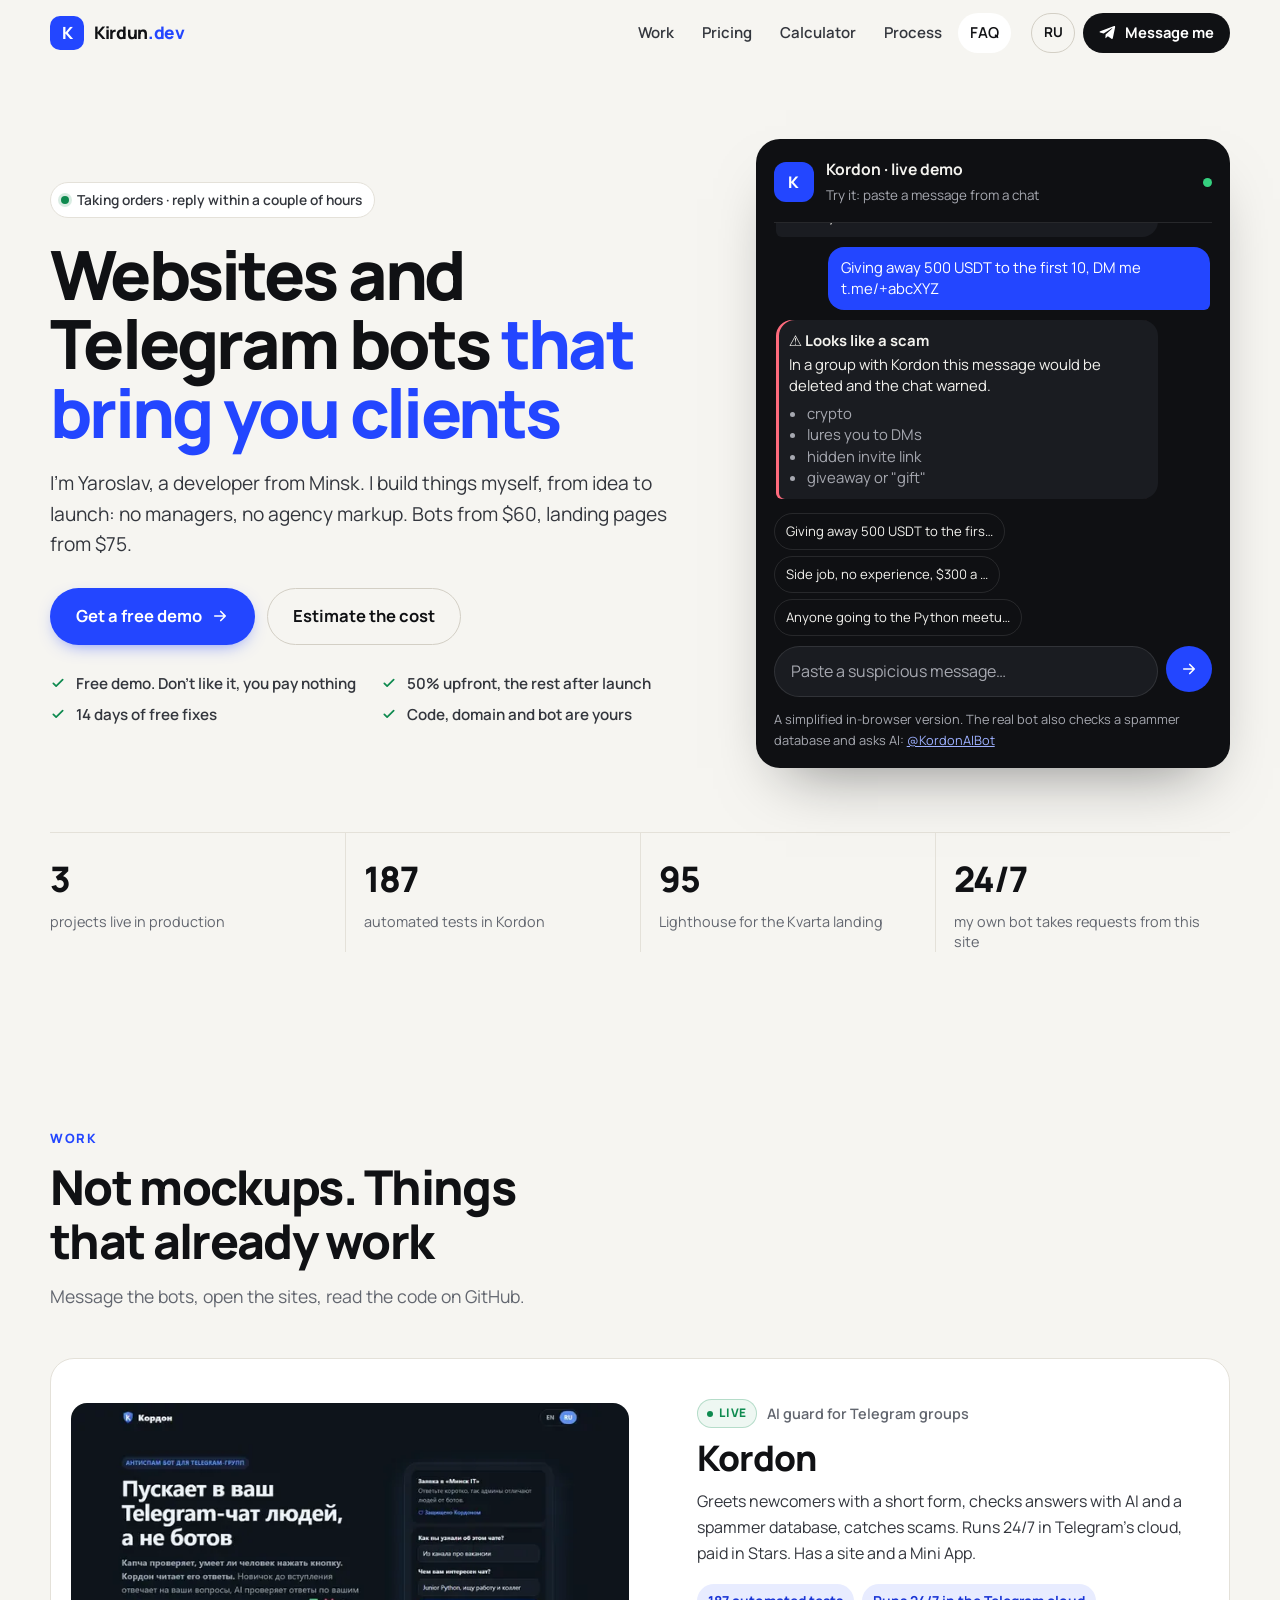
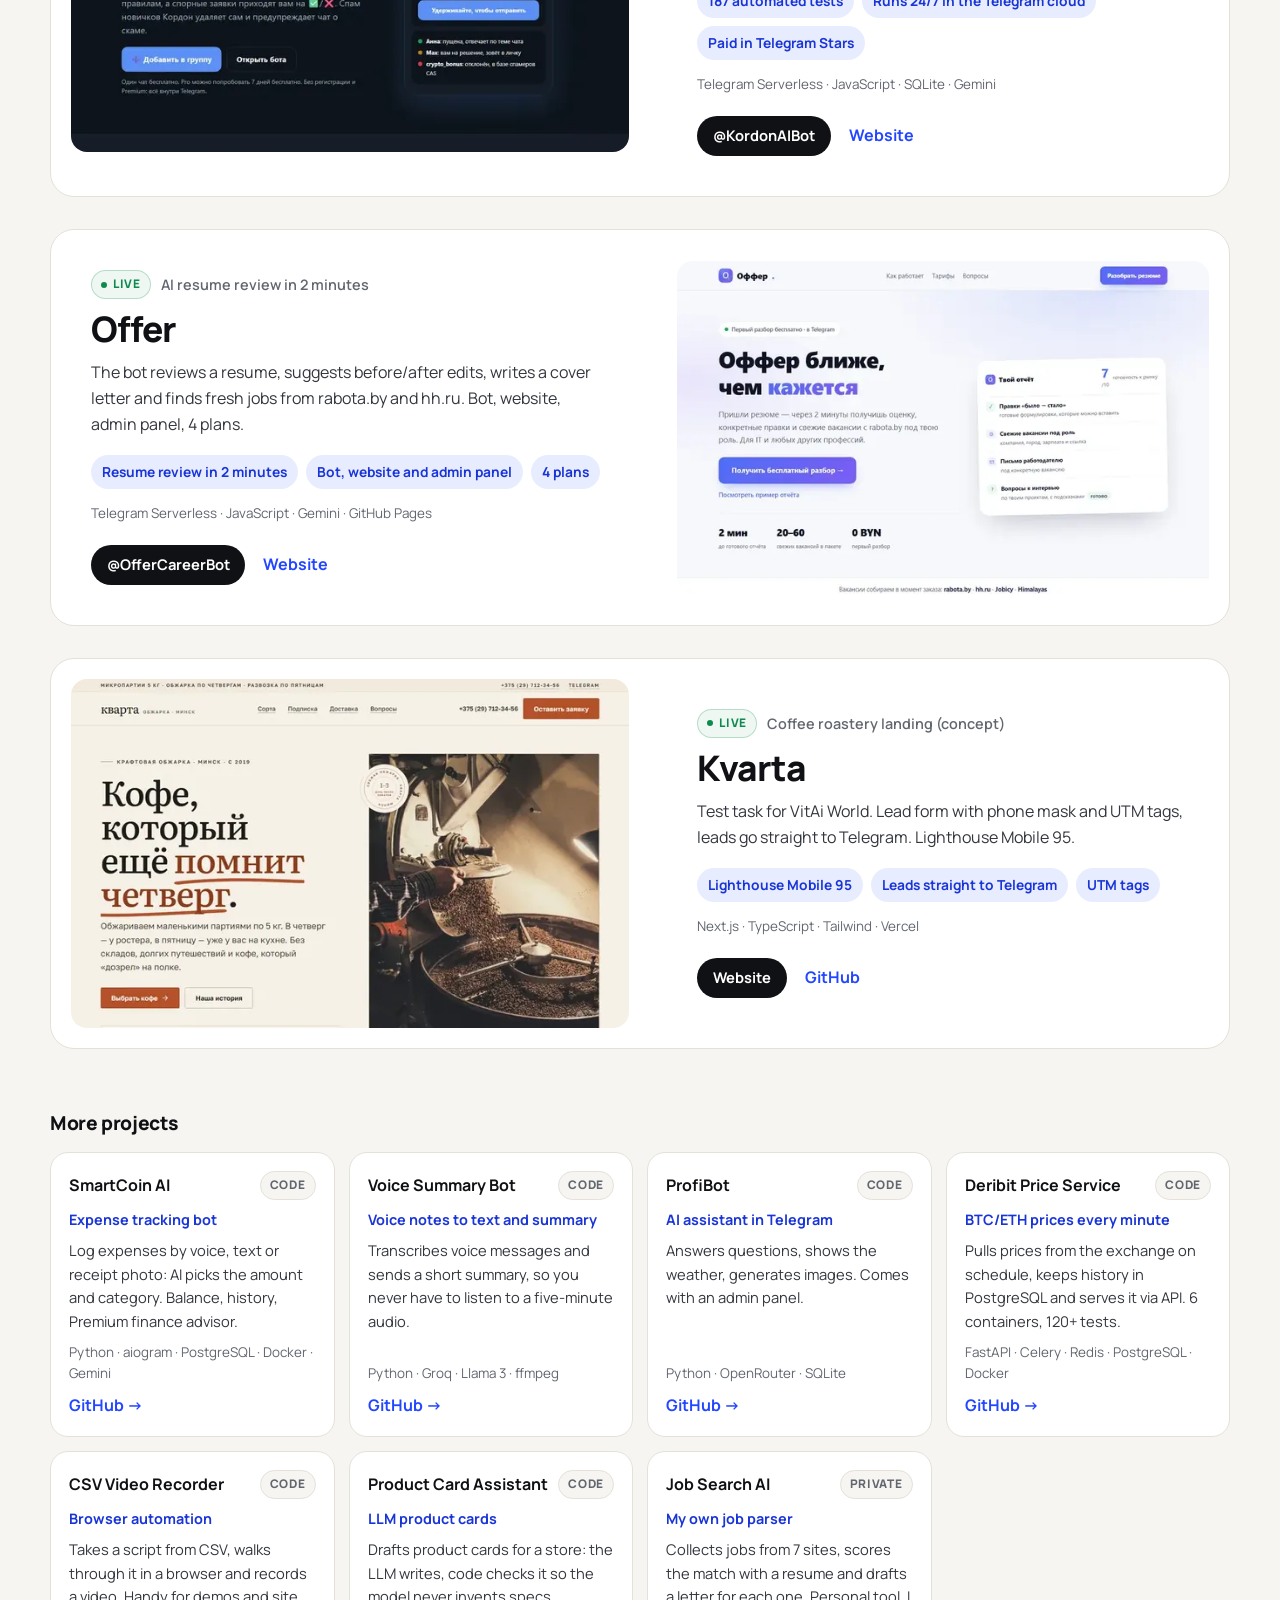
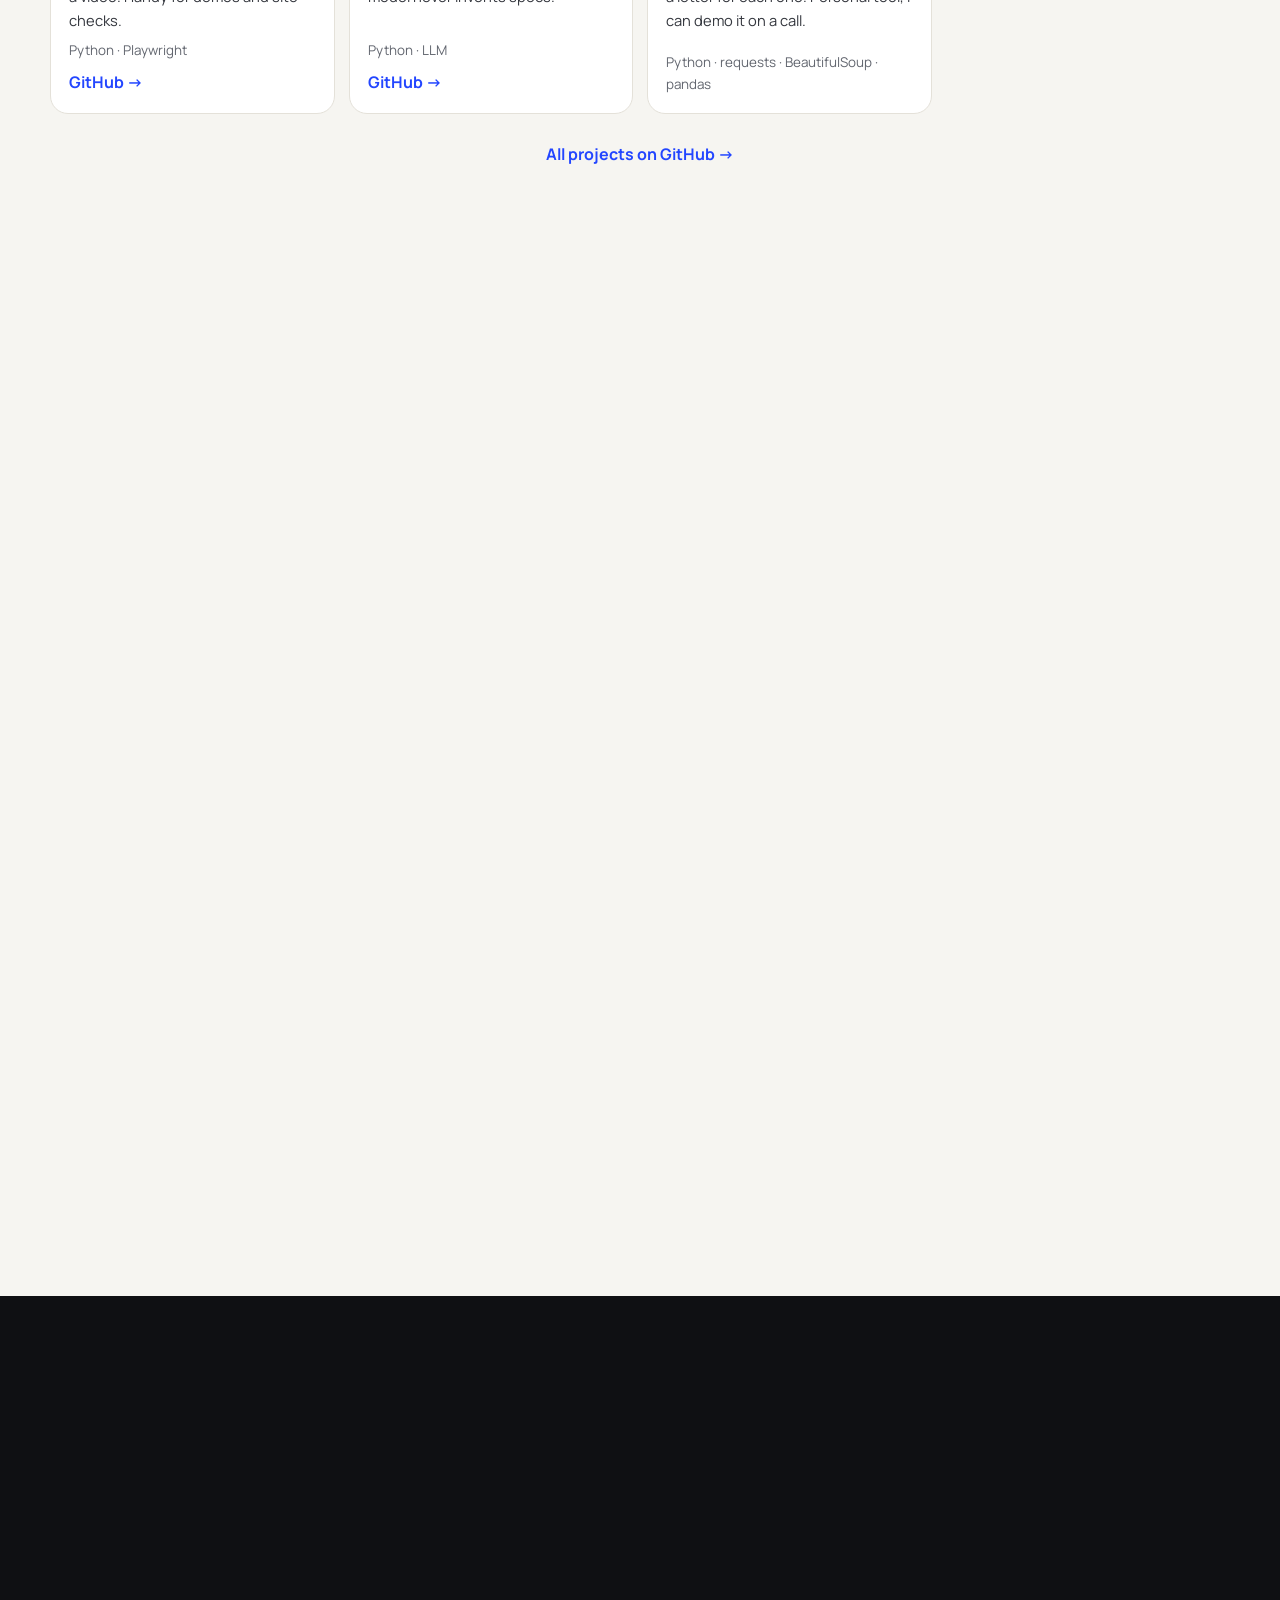
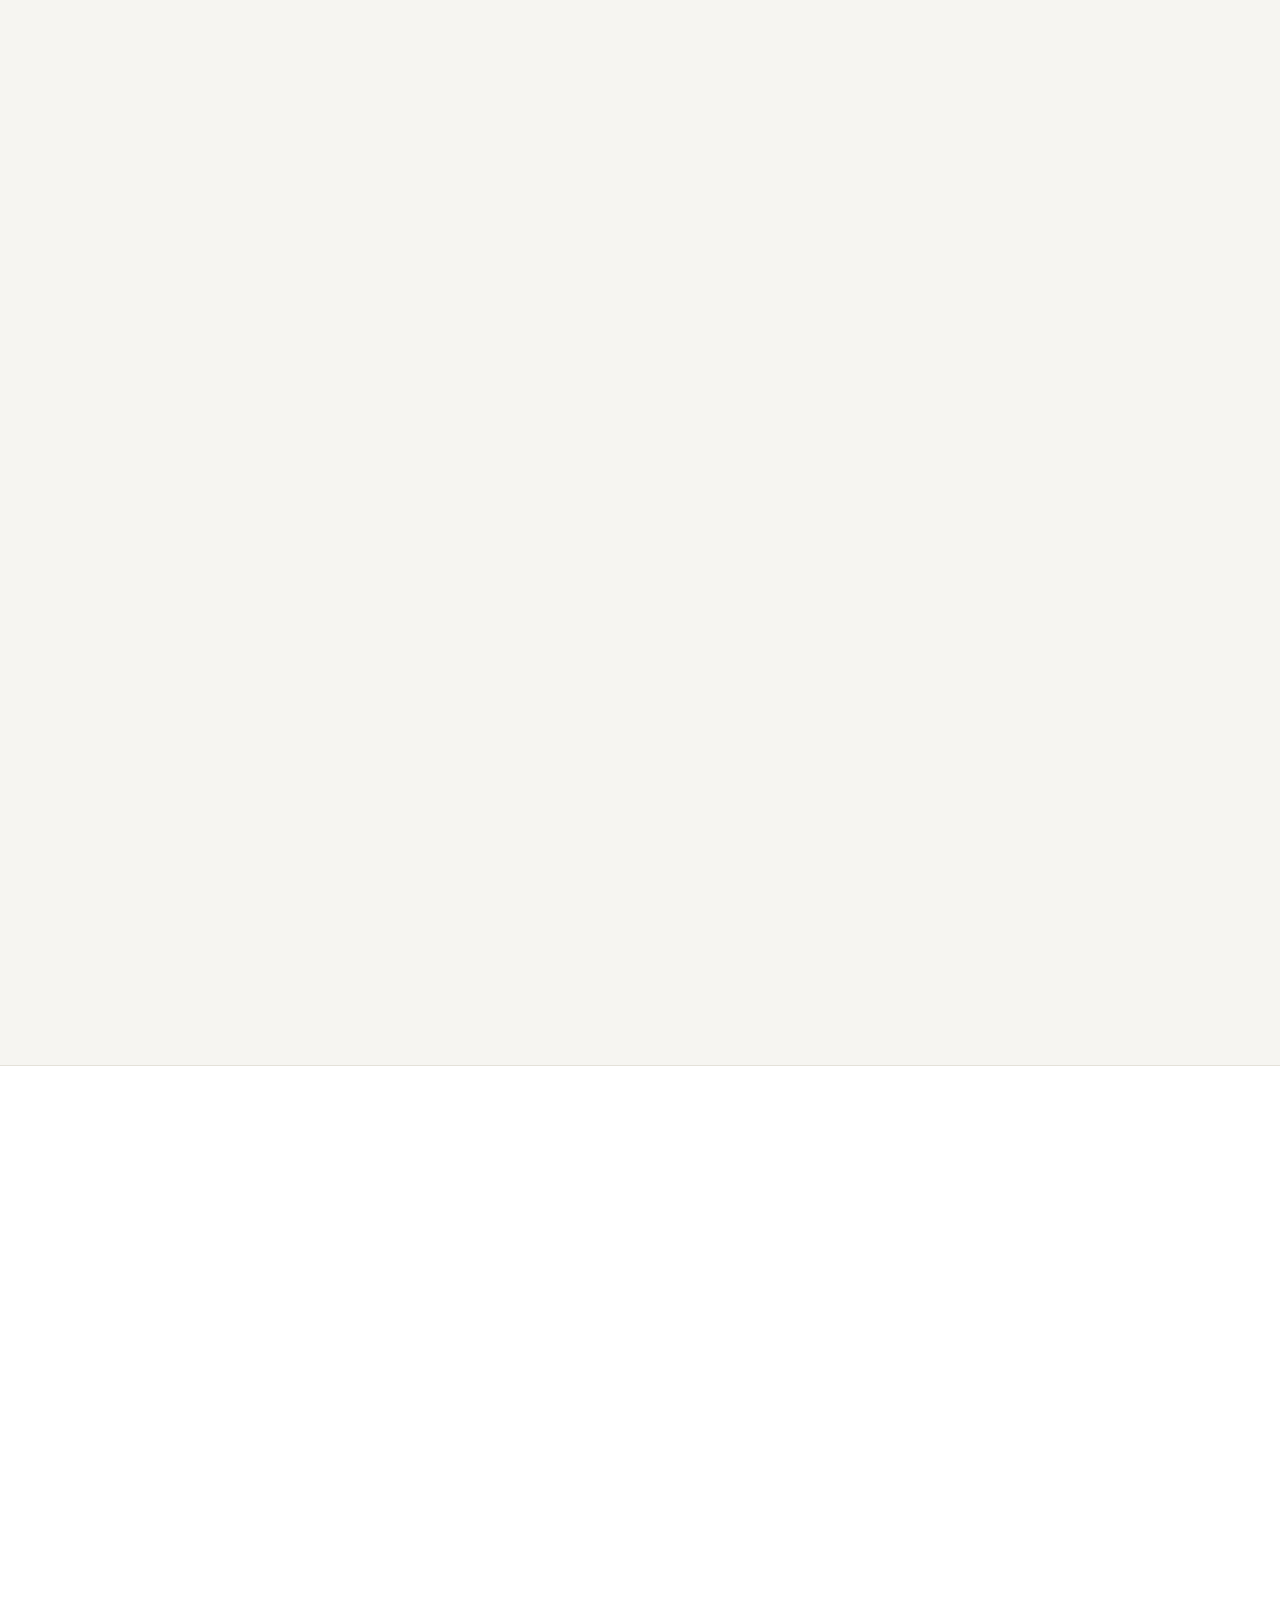
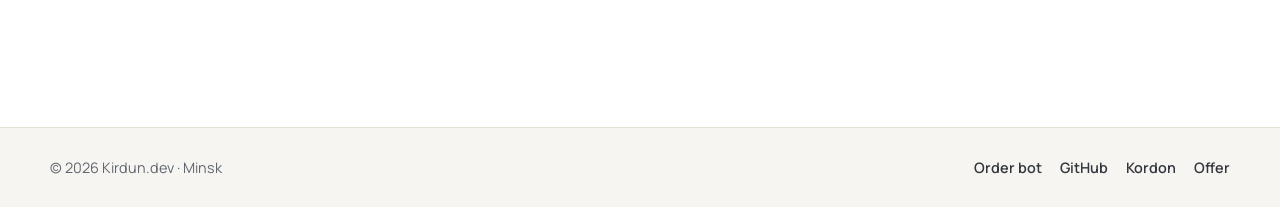
<file: en/index.html>
<!doctype html>
<!-- Собрано tools/build.mjs из assets/js/data.js и config.js. Правки вносить там и пересобирать: node tools/build.mjs -->
<html lang="en">
<head>
<meta charset="utf-8">
<meta name="viewport" content="width=device-width, initial-scale=1">
<title>Websites &amp; Telegram Bots for Hire in Minsk · Kirdun.dev</title>
<meta name="description" content="Developer in Minsk: Telegram bots from $60, websites from $75, scrapers from $35. Free demo before you pay, clear prices, order on Telegram.">
<link rel="canonical" href="https://yarik002.github.io/en/">
<link rel="alternate" hreflang="ru" href="https://yarik002.github.io/">
<link rel="alternate" hreflang="en" href="https://yarik002.github.io/en/">
<link rel="alternate" hreflang="x-default" href="https://yarik002.github.io/">
<meta name="theme-color" content="#f6f5f1">
<meta property="og:type" content="website">
<meta property="og:site_name" content="Kirdun.dev">
<meta property="og:locale" content="en_US">
<meta property="og:title" content="Websites &amp; Telegram bots for hire · Kirdun.dev">
<meta property="og:description" content="A free demo before you pay, packages with clear prices, and ordering on Telegram in one tap.">
<meta property="og:image" content="https://yarik002.github.io/assets/img/og-en.png">
<meta property="og:image:width" content="1200"><meta property="og:image:height" content="630">
<meta property="og:url" content="https://yarik002.github.io/en/">
<meta name="twitter:card" content="summary_large_image">
<meta name="twitter:title" content="Websites &amp; Telegram bots for hire · Kirdun.dev">
<meta name="twitter:description" content="A free demo before you pay, packages with clear prices, and ordering on Telegram in one tap.">
<meta name="twitter:image" content="https://yarik002.github.io/assets/img/og-en.png">
<meta name="google-site-verification" content="PkqgeCby6MEHFJXLASaqW0HoQ-eZGgN4Kmd9hIhYxgI">
<link rel="icon" href="/assets/img/favicon.svg" type="image/svg+xml">
<link rel="preconnect" href="https://fonts.googleapis.com">
<link rel="preconnect" href="https://fonts.gstatic.com" crossorigin>
<link rel="preload" as="style" href="https://fonts.googleapis.com/css2?family=Manrope:wght@400..800&amp;display=optional" onload="this.onload=null;this.rel='stylesheet'">
<noscript><link rel="stylesheet" href="https://fonts.googleapis.com/css2?family=Manrope:wght@400..800&amp;display=optional"></noscript>
<link rel="stylesheet" href="/assets/css/style.css?v=c0be8f57">
<script type="application/ld+json">{"@context":"https://schema.org","@graph":[{"@type":"Person","@id":"https://yarik002.github.io/#person","name":"Yaroslav Kirdun","jobTitle":"Web and Telegram bot developer","address":{"@type":"PostalAddress","addressLocality":"Minsk","addressCountry":"BY"},"url":"https://yarik002.github.io/","sameAs":["https://github.com/Yarik002","https://t.me/KirdunSupportBot"]},{"@type":"ProfessionalService","@id":"https://yarik002.github.io/#service","name":"Websites & Telegram bots for hire · Kirdun.dev","url":"https://yarik002.github.io/en/","image":"https://yarik002.github.io/assets/img/og-en.png","description":"A free demo before you pay, packages with clear prices, and ordering on Telegram in one tap.","founder":{"@id":"https://yarik002.github.io/#person"},"areaServed":["BY","RU","KZ"],"address":{"@type":"PostalAddress","addressLocality":"Minsk","addressCountry":"BY"},"priceRange":"40+ BYN","hasOfferCatalog":{"@type":"OfferCatalog","name":"Packages with clear prices","itemListElement":[{"@type":"Offer","itemOffered":{"@type":"Service","name":"Websites, turnkey","description":"A landing page or business site that sells, not just sits there."},"priceSpecification":{"@type":"PriceSpecification","minPrice":250,"priceCurrency":"BYN"}},{"@type":"Offer","itemOffered":{"@type":"Service","name":"Telegram bots","description":"A bot that takes orders, answers clients and collects payments while you sleep."},"priceSpecification":{"@type":"PriceSpecification","minPrice":200,"priceCurrency":"BYN"}},{"@type":"Offer","itemOffered":{"@type":"Service","name":"Scrapers & automation","description":"I collect data from websites and remove manual routine: sheets, reports, alerts."},"priceSpecification":{"@type":"PriceSpecification","minPrice":120,"priceCurrency":"BYN"}},{"@type":"Offer","itemOffered":{"@type":"Service","name":"Video editing & ads","description":"Short videos for Reels, Shorts and TikTok that people watch till the end."},"priceSpecification":{"@type":"PriceSpecification","minPrice":40,"priceCurrency":"BYN"}},{"@type":"Offer","itemOffered":{"@type":"Service","name":"AI photos & visuals","description":"Images for social media, product cards and ads without a photo studio."},"priceSpecification":{"@type":"PriceSpecification","minPrice":50,"priceCurrency":"BYN"}}]}},{"@type":"FAQPage","mainEntity":[{"@type":"Question","name":"Why are you cheaper than agencies?","acceptedAnswer":{"@type":"Answer","text":"I work solo, without managers or an office. You pay for the work, not overhead. In return I ask for an honest review."}},{"@type":"Question","name":"What if I don't like the result?","acceptedAnswer":{"@type":"Answer","text":"That's why there is a free demo first. If it doesn't click, we part ways with no payment. After that, edits are included."}},{"@type":"Question","name":"Will I own the code and accounts?","acceptedAnswer":{"@type":"Answer","text":"Yes. Domain, hosting, bot and code are registered to you; I hand everything over after payment."}},{"@type":"Question","name":"Do you work with other countries?","acceptedAnswer":{"@type":"Answer","text":"Yes: Belarus, Russia, Kazakhstan and beyond. We talk on Telegram and agree on a payment method."}},{"@type":"Question","name":"Where do I track my order and pay?","acceptedAnswer":{"@type":"Answer","text":"Everything is in my bot @KirdunSupportBot: a numbered request, its status, questions and the invoice. Pay with Telegram Stars or by bank transfer; I send details after we agree."}},{"@type":"Question","name":"How fast do you reply?","acceptedAnswer":{"@type":"Answer","text":"Usually within a couple of hours in the daytime (Minsk, UTC+3). At night the bot takes your request and shows an estimate right away, and I reply in the morning."}},{"@type":"Question","name":"What do you need from me to start?","acceptedAnswer":{"@type":"Answer","text":"A couple of sentences about the task and examples you like. I'll ask the rest."}}]}]}</script>
</head>
<body>
<a class="skip" href="#main">Skip to content</a>
<header class="top">
  <div class="wrap top-in">
    <a class="logo" href="/en/"><span class="logo-mark" aria-hidden="true">K</span><span class="logo-name">Kirdun<span>.dev</span></span></a>
    <nav class="nav" id="nav" aria-label="Sections">
      <a href="#work">Work</a>
      <a href="#prices">Pricing</a>
      <a href="#calc">Calculator</a>
      <a href="#process">Process</a>
      <a href="#faq">FAQ</a>
    </nav>
    <div class="top-actions">
      <a class="lang" href="/" hreflang="ru" lang="ru">RU</a>
      <a class="btn btn-sm btn-dark" href="https://t.me/KirdunSupportBot?start=site_en" target="_blank" rel="noopener" aria-label="Message me on Telegram"><svg width="18" height="18" viewBox="0 0 24 24" aria-hidden="true"><path fill="currentColor" d="M21.5 4.2 18.4 19c-.2 1-.9 1.3-1.8.8l-4.8-3.6-2.3 2.2c-.3.3-.5.5-1 .5l.3-4.9 8.9-8c.4-.3-.1-.5-.6-.2L6.2 12.7l-4.7-1.5c-1-.3-1-1 .2-1.5L20.1 2.6c.9-.3 1.6.2 1.4 1.6z"/></svg><span>Message me</span></a>
      <button class="burger" type="button" aria-expanded="false" aria-controls="nav" aria-label="Menu"><span></span><span></span></button>
    </div>
  </div>
</header>
<main id="main">
<section class="hero" id="top">
  <div class="wrap hero-in">
    <div class="hero-copy">
      <p class="pill"><span class="dot" aria-hidden="true"></span>Taking orders · reply within a couple of hours</p>
      <h1>Websites and Telegram bots <span class="hl">that bring you clients</span></h1>
      <p class="lead">I&#39;m Yaroslav, a developer from Minsk. I build things myself, from idea to launch: no managers, no agency markup. Bots from $60, landing pages from $75.</p>
      <div class="cta-row">
        <a class="btn btn-accent btn-lg" href="https://t.me/KirdunSupportBot?start=demo_en" target="_blank" rel="noopener" data-goal="demo"><span>Get a free demo</span><svg width="18" height="18" viewBox="0 0 24 24" aria-hidden="true"><path d="M5 12h14M13 6l6 6-6 6" fill="none" stroke="currentColor" stroke-width="2.2" stroke-linecap="round" stroke-linejoin="round"/></svg></a>
        <a class="btn btn-ghost btn-lg" href="#calc">Estimate the cost</a>
      </div>
      <ul class="guarantees">
        <li><svg width="16" height="16" viewBox="0 0 24 24" aria-hidden="true"><path d="m5 12.5 4.2 4.2L19 7" fill="none" stroke="currentColor" stroke-width="2.6" stroke-linecap="round" stroke-linejoin="round"/></svg><span>Free demo. Don&#39;t like it, you pay nothing</span></li>
        <li><svg width="16" height="16" viewBox="0 0 24 24" aria-hidden="true"><path d="m5 12.5 4.2 4.2L19 7" fill="none" stroke="currentColor" stroke-width="2.6" stroke-linecap="round" stroke-linejoin="round"/></svg><span>50% upfront, the rest after launch</span></li>
        <li><svg width="16" height="16" viewBox="0 0 24 24" aria-hidden="true"><path d="m5 12.5 4.2 4.2L19 7" fill="none" stroke="currentColor" stroke-width="2.6" stroke-linecap="round" stroke-linejoin="round"/></svg><span>14 days of free fixes</span></li>
        <li><svg width="16" height="16" viewBox="0 0 24 24" aria-hidden="true"><path d="m5 12.5 4.2 4.2L19 7" fill="none" stroke="currentColor" stroke-width="2.6" stroke-linecap="round" stroke-linejoin="round"/></svg><span>Code, domain and bot are yours</span></li>
      </ul>
    </div>
    <div class="demo" id="demo">
      <div class="demo-head">
        <span class="demo-ava" aria-hidden="true">K</span>
        <div><b>Kordon · live demo</b><small>Try it: paste a message from a chat</small></div>
        <span class="live-dot" aria-hidden="true"></span>
      </div>
      <div class="demo-chat" id="demoChat" aria-live="polite"></div>
      <div class="demo-chips" id="demoChips"></div>
      <form class="demo-input" id="demoForm">
        <label class="vh" for="demoMsg">Message to check</label>
        <input id="demoMsg" name="msg" autocomplete="off" maxlength="300" placeholder="Paste a suspicious message…">
        <button type="submit" aria-label="Check"><svg width="18" height="18" viewBox="0 0 24 24" aria-hidden="true"><path d="M5 12h14M13 6l6 6-6 6" fill="none" stroke="currentColor" stroke-width="2.2" stroke-linecap="round" stroke-linejoin="round"/></svg></button>
      </form>
      <p class="demo-note">A simplified in-browser version. The real bot also checks a spammer database and asks AI: <a href="https://t.me/KordonAIBot?start=platform" target="_blank" rel="noopener">@KordonAIBot</a></p>
    </div>
  </div>
  <div class="wrap">
    <dl class="proof">
      <div><dt>3</dt><dd>projects live in production</dd></div>
      <div><dt>187</dt><dd>automated tests in Kordon</dd></div>
      <div><dt>95</dt><dd>Lighthouse for the Kvarta landing</dd></div>
      <div><dt>24/7</dt><dd>my own bot takes requests from this site</dd></div>
    </dl>
  </div>
</section>
<section class="sec" id="work">
  <div class="wrap">
    <div class="sec-head">
      <p class="eyebrow">Work</p>
      <h2>Not mockups. Things that already work</h2>
      <p class="sec-lead">Message the bots, open the sites, read the code on GitHub.</p>
    </div>
    <div class="cases">
      <article class="case reveal">
        <div class="case-img"><img src="/assets/img/kordon.webp" srcset="/assets/img/kordon-640.webp 640w, /assets/img/kordon.webp 960w" sizes="(max-width: 960px) 92vw, 560px" alt="Kordon: AI guard for Telegram groups" loading="lazy" decoding="async" width="960" height="600"></div>
        <div class="case-body">
          <p class="case-tag"><span class="badge live">live</span>AI guard for Telegram groups</p>
          <h3>Kordon</h3>
          <p>Greets newcomers with a short form, checks answers with AI and a spammer database, catches scams. Runs 24/7 in Telegram&#39;s cloud, paid in Stars. Has a site and a Mini App.</p>
          <ul class="facts"><li>187 automated tests</li><li>Runs 24/7 in the Telegram cloud</li><li>Paid in Telegram Stars</li></ul>
          <p class="stack">Telegram Serverless · JavaScript · SQLite · Gemini</p>
          <div class="case-links"><a class="btn btn-sm btn-dark" href="https://t.me/KordonAIBot?start=platform" target="_blank" rel="noopener">@KordonAIBot</a><a class="link" href="https://yarik002.github.io/kordon-site/" target="_blank" rel="noopener">Website</a></div>
        </div>
      </article>
      <article class="case reveal">
        <div class="case-img"><img src="/assets/img/offer.webp" srcset="/assets/img/offer-640.webp 640w, /assets/img/offer.webp 960w" sizes="(max-width: 960px) 92vw, 560px" alt="Offer: AI resume review in 2 minutes" loading="lazy" decoding="async" width="960" height="600"></div>
        <div class="case-body">
          <p class="case-tag"><span class="badge live">live</span>AI resume review in 2 minutes</p>
          <h3>Offer</h3>
          <p>The bot reviews a resume, suggests before/after edits, writes a cover letter and finds fresh jobs from rabota.by and hh.ru. Bot, website, admin panel, 4 plans.</p>
          <ul class="facts"><li>Resume review in 2 minutes</li><li>Bot, website and admin panel</li><li>4 plans</li></ul>
          <p class="stack">Telegram Serverless · JavaScript · Gemini · GitHub Pages</p>
          <div class="case-links"><a class="btn btn-sm btn-dark" href="https://t.me/OfferCareerBot" target="_blank" rel="noopener">@OfferCareerBot</a><a class="link" href="https://yarik002.github.io/offer-site/" target="_blank" rel="noopener">Website</a></div>
        </div>
      </article>
      <article class="case reveal">
        <div class="case-img"><img src="/assets/img/kvarta.webp" srcset="/assets/img/kvarta-640.webp 640w, /assets/img/kvarta.webp 960w" sizes="(max-width: 960px) 92vw, 560px" alt="Kvarta: Coffee roastery landing (concept)" loading="lazy" decoding="async" width="960" height="600"></div>
        <div class="case-body">
          <p class="case-tag"><span class="badge live">live</span>Coffee roastery landing (concept)</p>
          <h3>Kvarta</h3>
          <p>Test task for VitAi World. Lead form with phone mask and UTM tags, leads go straight to Telegram. Lighthouse Mobile 95.</p>
          <ul class="facts"><li>Lighthouse Mobile 95</li><li>Leads straight to Telegram</li><li>UTM tags</li></ul>
          <p class="stack">Next.js · TypeScript · Tailwind · Vercel</p>
          <div class="case-links"><a class="btn btn-sm btn-dark" href="https://kvarta-landing-psi.vercel.app" target="_blank" rel="noopener">Website</a><a class="link" href="https://github.com/Yarik002/kvarta-landing" target="_blank" rel="noopener">GitHub</a></div>
        </div>
      </article>
    </div>
    <h3 class="more-h">More projects</h3>
    <div class="more">
      <article class="mini reveal">
        <p class="mini-top"><b>SmartCoin AI</b><span class="badge code">code</span></p>
        <p class="mini-tag">Expense tracking bot</p>
        <p class="mini-text">Log expenses by voice, text or receipt photo: AI picks the amount and category. Balance, history, Premium finance advisor.</p>
        <p class="stack">Python · aiogram · PostgreSQL · Docker · Gemini</p>
        <a class="link" href="https://github.com/Yarik002/ai-expense-tracker" target="_blank" rel="noopener">GitHub →</a>
      </article>
      <article class="mini reveal">
        <p class="mini-top"><b>Voice Summary Bot</b><span class="badge code">code</span></p>
        <p class="mini-tag">Voice notes to text and summary</p>
        <p class="mini-text">Transcribes voice messages and sends a short summary, so you never have to listen to a five-minute audio.</p>
        <p class="stack">Python · Groq · Llama 3 · ffmpeg</p>
        <a class="link" href="https://github.com/Yarik002/Voice-Summary-Bot" target="_blank" rel="noopener">GitHub →</a>
      </article>
      <article class="mini reveal">
        <p class="mini-top"><b>ProfiBot</b><span class="badge code">code</span></p>
        <p class="mini-tag">AI assistant in Telegram</p>
        <p class="mini-text">Answers questions, shows the weather, generates images. Comes with an admin panel.</p>
        <p class="stack">Python · OpenRouter · SQLite</p>
        <a class="link" href="https://github.com/Yarik002/ProfiBot" target="_blank" rel="noopener">GitHub →</a>
      </article>
      <article class="mini reveal">
        <p class="mini-top"><b>Deribit Price Service</b><span class="badge code">code</span></p>
        <p class="mini-tag">BTC/ETH prices every minute</p>
        <p class="mini-text">Pulls prices from the exchange on schedule, keeps history in PostgreSQL and serves it via API. 6 containers, 120+ tests.</p>
        <p class="stack">FastAPI · Celery · Redis · PostgreSQL · Docker</p>
        <a class="link" href="https://github.com/Yarik002/deribit-price-service" target="_blank" rel="noopener">GitHub →</a>
      </article>
      <article class="mini reveal">
        <p class="mini-top"><b>CSV Video Recorder</b><span class="badge code">code</span></p>
        <p class="mini-tag">Browser automation</p>
        <p class="mini-text">Takes a script from CSV, walks through it in a browser and records a video. Handy for demos and site checks.</p>
        <p class="stack">Python · Playwright</p>
        <a class="link" href="https://github.com/Yarik002/csv-video-recorder" target="_blank" rel="noopener">GitHub →</a>
      </article>
      <article class="mini reveal">
        <p class="mini-top"><b>Product Card Assistant</b><span class="badge code">code</span></p>
        <p class="mini-tag">LLM product cards</p>
        <p class="mini-text">Drafts product cards for a store: the LLM writes, code checks it so the model never invents specs.</p>
        <p class="stack">Python · LLM</p>
        <a class="link" href="https://github.com/Yarik002/product-card-assistant" target="_blank" rel="noopener">GitHub →</a>
      </article>
      <article class="mini reveal">
        <p class="mini-top"><b>Job Search AI</b><span class="badge private">private</span></p>
        <p class="mini-tag">My own job parser</p>
        <p class="mini-text">Collects jobs from 7 sites, scores the match with a resume and drafts a letter for each one. Personal tool, I can demo it on a call.</p>
        <p class="stack">Python · requests · BeautifulSoup · pandas</p>
        
      </article>
    </div>
    <p class="center"><a class="link" href="https://github.com/Yarik002" target="_blank" rel="noopener">All projects on GitHub →</a></p>
  </div>
</section>
<section class="sec" id="prices">
  <div class="wrap">
    <div class="sec-head">
      <p class="eyebrow">Pricing</p>
      <h2>Packages with clear prices</h2>
      <p class="sec-lead">Starting prices and timelines use the same formula as the calculator. I&#39;ll name the exact price after a couple of questions. First clients get 20% off for an honest review.</p>
    </div>
    <div class="price-bar">
      <div class="tabs" role="tablist" aria-label="Services">
        <button type="button" role="tab" id="tab-bot" aria-controls="panel-bot" aria-selected="true">Bots</button>
        <button type="button" role="tab" id="tab-site" aria-controls="panel-site" aria-selected="false" tabindex="-1">Websites</button>
        <button type="button" role="tab" id="tab-parser" aria-controls="panel-parser" aria-selected="false" tabindex="-1">Scrapers</button>
        <button type="button" role="tab" id="tab-video" aria-controls="panel-video" aria-selected="false" tabindex="-1">Video</button>
        <button type="button" role="tab" id="tab-visual" aria-controls="panel-visual" aria-selected="false" tabindex="-1">AI visuals</button>
      </div>
      <div class="cur" role="group" aria-label="Currency">
        <button type="button" data-cur="BYN" aria-pressed="false">BYN</button><button type="button" data-cur="RUB" aria-pressed="false">₽</button><button type="button" data-cur="USD" aria-pressed="true">$</button>
      </div>
    </div>
    <div class="panel" role="tabpanel" id="panel-bot" aria-labelledby="tab-bot" tabindex="0">
      <h3 class="vh">Bots</h3>
      <div class="packs">
        <article class="pack">
          
          <h4>Lead bot</h4>
          <p class="pack-for">Takes requests and answers common questions</p>
          <p class="pack-price"><small>from</small> <span class="m" data-byn="200">$60</span></p>
          <p class="pack-days">3–5 days</p>
          <ul class="inc"><li><svg width="16" height="16" viewBox="0 0 24 24" aria-hidden="true"><path d="m5 12.5 4.2 4.2L19 7" fill="none" stroke="currentColor" stroke-width="2.6" stroke-linecap="round" stroke-linejoin="round"/></svg><span>Menu and answers to common questions</span></li><li><svg width="16" height="16" viewBox="0 0 24 24" aria-hidden="true"><path d="m5 12.5 4.2 4.2L19 7" fill="none" stroke="currentColor" stroke-width="2.6" stroke-linecap="round" stroke-linejoin="round"/></svg><span>Requests with an instant Telegram alert</span></li><li><svg width="16" height="16" viewBox="0 0 24 24" aria-hidden="true"><path d="m5 12.5 4.2 4.2L19 7" fill="none" stroke="currentColor" stroke-width="2.6" stroke-linecap="round" stroke-linejoin="round"/></svg><span>24/7 hosting, no server needed</span></li></ul>
          <p class="exc"><b>Not included:</b> Payments, AI replies, broadcasts</p>
          <a class="btn btn-ghost btn-block" href="https://t.me/KirdunSupportBot?start=o_bot_0__e" target="_blank" rel="noopener" data-goal="pack">Order</a>
        </article>
        <article class="pack best">
          <p class="pack-badge">Recommended</p>
          <h4>Sales bot</h4>
          <p class="pack-for">Sells and takes payments right in Telegram</p>
          <p class="pack-price"><small>from</small> <span class="m" data-byn="450">$135</span></p>
          <p class="pack-days">6–10 days</p>
          <ul class="inc"><li><svg width="16" height="16" viewBox="0 0 24 24" aria-hidden="true"><path d="m5 12.5 4.2 4.2L19 7" fill="none" stroke="currentColor" stroke-width="2.6" stroke-linecap="round" stroke-linejoin="round"/></svg><span>Everything in the Lead bot</span></li><li><svg width="16" height="16" viewBox="0 0 24 24" aria-hidden="true"><path d="m5 12.5 4.2 4.2L19 7" fill="none" stroke="currentColor" stroke-width="2.6" stroke-linecap="round" stroke-linejoin="round"/></svg><span>Telegram Stars payments</span></li><li><svg width="16" height="16" viewBox="0 0 24 24" aria-hidden="true"><path d="m5 12.5 4.2 4.2L19 7" fill="none" stroke="currentColor" stroke-width="2.6" stroke-linecap="round" stroke-linejoin="round"/></svg><span>Requests to Google Sheets or a CRM</span></li></ul>
          <p class="exc"><b>Not included:</b> AI replies, admin panel, Mini App</p>
          <a class="btn btn-accent btn-block" href="https://t.me/KirdunSupportBot?start=o_bot_0_pay-crm_e" target="_blank" rel="noopener" data-goal="pack">Order</a>
        </article>
        <article class="pack">
          
          <h4>AI bot with admin</h4>
          <p class="pack-for">Answers clients by itself; broadcasts and stats are yours</p>
          <p class="pack-price"><small>from</small> <span class="m" data-byn="650">$195</span></p>
          <p class="pack-days">9–14 days</p>
          <ul class="inc"><li><svg width="16" height="16" viewBox="0 0 24 24" aria-hidden="true"><path d="m5 12.5 4.2 4.2L19 7" fill="none" stroke="currentColor" stroke-width="2.6" stroke-linecap="round" stroke-linejoin="round"/></svg><span>Everything in the Lead bot</span></li><li><svg width="16" height="16" viewBox="0 0 24 24" aria-hidden="true"><path d="m5 12.5 4.2 4.2L19 7" fill="none" stroke="currentColor" stroke-width="2.6" stroke-linecap="round" stroke-linejoin="round"/></svg><span>Telegram Stars payments</span></li><li><svg width="16" height="16" viewBox="0 0 24 24" aria-hidden="true"><path d="m5 12.5 4.2 4.2L19 7" fill="none" stroke="currentColor" stroke-width="2.6" stroke-linecap="round" stroke-linejoin="round"/></svg><span>AI replies to clients</span></li><li><svg width="16" height="16" viewBox="0 0 24 24" aria-hidden="true"><path d="m5 12.5 4.2 4.2L19 7" fill="none" stroke="currentColor" stroke-width="2.6" stroke-linecap="round" stroke-linejoin="round"/></svg><span>Admin panel and broadcasts</span></li></ul>
          <p class="exc"><b>Not included:</b> Mini App inside Telegram</p>
          <a class="btn btn-ghost btn-block" href="https://t.me/KirdunSupportBot?start=o_bot_0_pay-ai-admin_e" target="_blank" rel="noopener" data-goal="pack">Order</a>
        </article>
      </div>
    </div>
    <div class="panel" role="tabpanel" id="panel-site" aria-labelledby="tab-site" tabindex="0">
      <h3 class="vh">Websites</h3>
      <div class="packs">
        <article class="pack">
          
          <h4>One-page site</h4>
          <p class="pack-for">One clear page about you and your services</p>
          <p class="pack-price"><small>from</small> <span class="m" data-byn="250">$75</span></p>
          <p class="pack-days">3–6 days</p>
          <ul class="inc"><li><svg width="16" height="16" viewBox="0 0 24 24" aria-hidden="true"><path d="m5 12.5 4.2 4.2L19 7" fill="none" stroke="currentColor" stroke-width="2.6" stroke-linecap="round" stroke-linejoin="round"/></svg><span>1 page: structure and copy</span></li><li><svg width="16" height="16" viewBox="0 0 24 24" aria-hidden="true"><path d="m5 12.5 4.2 4.2L19 7" fill="none" stroke="currentColor" stroke-width="2.6" stroke-linecap="round" stroke-linejoin="round"/></svg><span>Works great on phones</span></li><li><svg width="16" height="16" viewBox="0 0 24 24" aria-hidden="true"><path d="m5 12.5 4.2 4.2L19 7" fill="none" stroke="currentColor" stroke-width="2.6" stroke-linecap="round" stroke-linejoin="round"/></svg><span>Basic SEO</span></li></ul>
          <p class="exc"><b>Not included:</b> Leads to Telegram, domain setup</p>
          <a class="btn btn-ghost btn-block" href="https://t.me/KirdunSupportBot?start=o_site_1__e" target="_blank" rel="noopener" data-goal="pack">Order</a>
        </article>
        <article class="pack best">
          <p class="pack-badge">Recommended</p>
          <h4>Landing that sells</h4>
          <p class="pack-for">A page that brings in leads</p>
          <p class="pack-price"><small>from</small> <span class="m" data-byn="480">$145</span></p>
          <p class="pack-days">6–10 days</p>
          <ul class="inc"><li><svg width="16" height="16" viewBox="0 0 24 24" aria-hidden="true"><path d="m5 12.5 4.2 4.2L19 7" fill="none" stroke="currentColor" stroke-width="2.6" stroke-linecap="round" stroke-linejoin="round"/></svg><span>Everything in the One-page site</span></li><li><svg width="16" height="16" viewBox="0 0 24 24" aria-hidden="true"><path d="m5 12.5 4.2 4.2L19 7" fill="none" stroke="currentColor" stroke-width="2.6" stroke-linecap="round" stroke-linejoin="round"/></svg><span>Animations and wow design</span></li><li><svg width="16" height="16" viewBox="0 0 24 24" aria-hidden="true"><path d="m5 12.5 4.2 4.2L19 7" fill="none" stroke="currentColor" stroke-width="2.6" stroke-linecap="round" stroke-linejoin="round"/></svg><span>Leads straight to Telegram</span></li><li><svg width="16" height="16" viewBox="0 0 24 24" aria-hidden="true"><path d="m5 12.5 4.2 4.2L19 7" fill="none" stroke="currentColor" stroke-width="2.6" stroke-linecap="round" stroke-linejoin="round"/></svg><span>Domain, hosting and SSL set up</span></li></ul>
          <p class="exc"><b>Not included:</b> Second language, admin panel</p>
          <a class="btn btn-accent btn-block" href="https://t.me/KirdunSupportBot?start=o_site_1_design-form-domain_e" target="_blank" rel="noopener" data-goal="pack">Order</a>
        </article>
        <article class="pack">
          
          <h4>Site with admin</h4>
          <p class="pack-for">Up to 5 pages; you edit copy and prices yourself</p>
          <p class="pack-price"><small>from</small> <span class="m" data-byn="920">$275</span></p>
          <p class="pack-days">12–18 days</p>
          <ul class="inc"><li><svg width="16" height="16" viewBox="0 0 24 24" aria-hidden="true"><path d="m5 12.5 4.2 4.2L19 7" fill="none" stroke="currentColor" stroke-width="2.6" stroke-linecap="round" stroke-linejoin="round"/></svg><span>Up to 5 pages</span></li><li><svg width="16" height="16" viewBox="0 0 24 24" aria-hidden="true"><path d="m5 12.5 4.2 4.2L19 7" fill="none" stroke="currentColor" stroke-width="2.6" stroke-linecap="round" stroke-linejoin="round"/></svg><span>Everything in the Landing that sells</span></li><li><svg width="16" height="16" viewBox="0 0 24 24" aria-hidden="true"><path d="m5 12.5 4.2 4.2L19 7" fill="none" stroke="currentColor" stroke-width="2.6" stroke-linecap="round" stroke-linejoin="round"/></svg><span>Admin panel for edits</span></li></ul>
          <p class="exc"><b>Not included:</b> Second language</p>
          <a class="btn btn-ghost btn-block" href="https://t.me/KirdunSupportBot?start=o_site_5_design-form-domain-cms_e" target="_blank" rel="noopener" data-goal="pack">Order</a>
        </article>
      </div>
    </div>
    <div class="panel" role="tabpanel" id="panel-parser" aria-labelledby="tab-parser" tabindex="0">
      <h3 class="vh">Scrapers</h3>
      <div class="packs">
        <article class="pack">
          
          <h4>One-off export</h4>
          <p class="pack-for">Collect data from a site once</p>
          <p class="pack-price"><small>from</small> <span class="m" data-byn="120">$35</span></p>
          <p class="pack-days">1–3 days</p>
          <ul class="inc"><li><svg width="16" height="16" viewBox="0 0 24 24" aria-hidden="true"><path d="m5 12.5 4.2 4.2L19 7" fill="none" stroke="currentColor" stroke-width="2.6" stroke-linecap="round" stroke-linejoin="round"/></svg><span>1 source site</span></li><li><svg width="16" height="16" viewBox="0 0 24 24" aria-hidden="true"><path d="m5 12.5 4.2 4.2L19 7" fill="none" stroke="currentColor" stroke-width="2.6" stroke-linecap="round" stroke-linejoin="round"/></svg><span>Export to Excel or CSV</span></li></ul>
          <p class="exc"><b>Not included:</b> Scheduled runs, protected sites</p>
          <a class="btn btn-ghost btn-block" href="https://t.me/KirdunSupportBot?start=o_parser_1__e" target="_blank" rel="noopener" data-goal="pack">Order</a>
        </article>
        <article class="pack best">
          <p class="pack-badge">Recommended</p>
          <h4>Monitoring</h4>
          <p class="pack-for">Fresh data every day, no manual work</p>
          <p class="pack-price"><small>from</small> <span class="m" data-byn="280">$85</span></p>
          <p class="pack-days">2–4 days</p>
          <ul class="inc"><li><svg width="16" height="16" viewBox="0 0 24 24" aria-hidden="true"><path d="m5 12.5 4.2 4.2L19 7" fill="none" stroke="currentColor" stroke-width="2.6" stroke-linecap="round" stroke-linejoin="round"/></svg><span>1 source site</span></li><li><svg width="16" height="16" viewBox="0 0 24 24" aria-hidden="true"><path d="m5 12.5 4.2 4.2L19 7" fill="none" stroke="currentColor" stroke-width="2.6" stroke-linecap="round" stroke-linejoin="round"/></svg><span>Scheduled runs</span></li><li><svg width="16" height="16" viewBox="0 0 24 24" aria-hidden="true"><path d="m5 12.5 4.2 4.2L19 7" fill="none" stroke="currentColor" stroke-width="2.6" stroke-linecap="round" stroke-linejoin="round"/></svg><span>Google Sheets</span></li><li><svg width="16" height="16" viewBox="0 0 24 24" aria-hidden="true"><path d="m5 12.5 4.2 4.2L19 7" fill="none" stroke="currentColor" stroke-width="2.6" stroke-linecap="round" stroke-linejoin="round"/></svg><span>Telegram alerts</span></li></ul>
          <p class="exc"><b>Not included:</b> Sites with protection or login</p>
          <a class="btn btn-accent btn-block" href="https://t.me/KirdunSupportBot?start=o_parser_1_schedule-sheets-notify_e" target="_blank" rel="noopener" data-goal="pack">Order</a>
        </article>
        <article class="pack">
          
          <h4>Competitor tracking</h4>
          <p class="pack-for">Competitor prices and products in your sheet</p>
          <p class="pack-price"><small>from</small> <span class="m" data-byn="500">$150</span></p>
          <p class="pack-days">5–8 days</p>
          <ul class="inc"><li><svg width="16" height="16" viewBox="0 0 24 24" aria-hidden="true"><path d="m5 12.5 4.2 4.2L19 7" fill="none" stroke="currentColor" stroke-width="2.6" stroke-linecap="round" stroke-linejoin="round"/></svg><span>Up to 3 sites</span></li><li><svg width="16" height="16" viewBox="0 0 24 24" aria-hidden="true"><path d="m5 12.5 4.2 4.2L19 7" fill="none" stroke="currentColor" stroke-width="2.6" stroke-linecap="round" stroke-linejoin="round"/></svg><span>Everything in Monitoring</span></li><li><svg width="16" height="16" viewBox="0 0 24 24" aria-hidden="true"><path d="m5 12.5 4.2 4.2L19 7" fill="none" stroke="currentColor" stroke-width="2.6" stroke-linecap="round" stroke-linejoin="round"/></svg><span>Sites with protection or login</span></li></ul>
          <p class="exc"><b>Not included:</b> More than 3 sites priced separately</p>
          <a class="btn btn-ghost btn-block" href="https://t.me/KirdunSupportBot?start=o_parser_3_schedule-sheets-notify-hard_e" target="_blank" rel="noopener" data-goal="pack">Order</a>
        </article>
      </div>
    </div>
    <div class="panel" role="tabpanel" id="panel-video" aria-labelledby="tab-video" tabindex="0">
      <h3 class="vh">Video</h3>
      <div class="packs">
        <article class="pack">
          
          <h4>One video</h4>
          <p class="pack-for">Editing from your footage</p>
          <p class="pack-price"><small>from</small> <span class="m" data-byn="40">$10</span></p>
          <p class="pack-days">1–2 days</p>
          <ul class="inc"><li><svg width="16" height="16" viewBox="0 0 24 24" aria-hidden="true"><path d="m5 12.5 4.2 4.2L19 7" fill="none" stroke="currentColor" stroke-width="2.6" stroke-linecap="round" stroke-linejoin="round"/></svg><span>Video up to 60 seconds</span></li><li><svg width="16" height="16" viewBox="0 0 24 24" aria-hidden="true"><path d="m5 12.5 4.2 4.2L19 7" fill="none" stroke="currentColor" stroke-width="2.6" stroke-linecap="round" stroke-linejoin="round"/></svg><span>Music and transitions</span></li><li><svg width="16" height="16" viewBox="0 0 24 24" aria-hidden="true"><path d="m5 12.5 4.2 4.2L19 7" fill="none" stroke="currentColor" stroke-width="2.6" stroke-linecap="round" stroke-linejoin="round"/></svg><span>9:16, 1:1 or 16:9</span></li></ul>
          <p class="exc"><b>Not included:</b> Subtitles, script</p>
          <a class="btn btn-ghost btn-block" href="https://t.me/KirdunSupportBot?start=o_video_1__e" target="_blank" rel="noopener" data-goal="pack">Order</a>
        </article>
        <article class="pack best">
          <p class="pack-badge">Recommended</p>
          <h4>5 videos</h4>
          <p class="pack-for">A week of Reels and Shorts content</p>
          <p class="pack-price"><small>from</small> <span class="m" data-byn="200">$60</span></p>
          <p class="pack-days">3–4 days</p>
          <ul class="inc"><li><svg width="16" height="16" viewBox="0 0 24 24" aria-hidden="true"><path d="m5 12.5 4.2 4.2L19 7" fill="none" stroke="currentColor" stroke-width="2.6" stroke-linecap="round" stroke-linejoin="round"/></svg><span>5 videos</span></li><li><svg width="16" height="16" viewBox="0 0 24 24" aria-hidden="true"><path d="m5 12.5 4.2 4.2L19 7" fill="none" stroke="currentColor" stroke-width="2.6" stroke-linecap="round" stroke-linejoin="round"/></svg><span>Subtitles</span></li><li><svg width="16" height="16" viewBox="0 0 24 24" aria-hidden="true"><path d="m5 12.5 4.2 4.2L19 7" fill="none" stroke="currentColor" stroke-width="2.6" stroke-linecap="round" stroke-linejoin="round"/></svg><span>Music and transitions</span></li></ul>
          <p class="exc"><b>Not included:</b> Script and voice-over</p>
          <a class="btn btn-accent btn-block" href="https://t.me/KirdunSupportBot?start=o_video_5_subs_e" target="_blank" rel="noopener" data-goal="pack">Order</a>
        </article>
        <article class="pack">
          
          <h4>Ad video</h4>
          <p class="pack-for">An ad with a script, plus versions for social</p>
          <p class="pack-price"><small>from</small> <span class="m" data-byn="290">$85</span></p>
          <p class="pack-days">4–6 days</p>
          <ul class="inc"><li><svg width="16" height="16" viewBox="0 0 24 24" aria-hidden="true"><path d="m5 12.5 4.2 4.2L19 7" fill="none" stroke="currentColor" stroke-width="2.6" stroke-linecap="round" stroke-linejoin="round"/></svg><span>Script</span></li><li><svg width="16" height="16" viewBox="0 0 24 24" aria-hidden="true"><path d="m5 12.5 4.2 4.2L19 7" fill="none" stroke="currentColor" stroke-width="2.6" stroke-linecap="round" stroke-linejoin="round"/></svg><span>AI voice-over and AI shots</span></li><li><svg width="16" height="16" viewBox="0 0 24 24" aria-hidden="true"><path d="m5 12.5 4.2 4.2L19 7" fill="none" stroke="currentColor" stroke-width="2.6" stroke-linecap="round" stroke-linejoin="round"/></svg><span>Subtitles</span></li><li><svg width="16" height="16" viewBox="0 0 24 24" aria-hidden="true"><path d="m5 12.5 4.2 4.2L19 7" fill="none" stroke="currentColor" stroke-width="2.6" stroke-linecap="round" stroke-linejoin="round"/></svg><span>3 versions for social</span></li></ul>
          <p class="exc"><b>Not included:</b> Filming</p>
          <a class="btn btn-ghost btn-block" href="https://t.me/KirdunSupportBot?start=o_video_3_ad-aivo-subs_e" target="_blank" rel="noopener" data-goal="pack">Order</a>
        </article>
      </div>
    </div>
    <div class="panel" role="tabpanel" id="panel-visual" aria-labelledby="tab-visual" tabindex="0">
      <h3 class="vh">AI visuals</h3>
      <div class="packs">
        <article class="pack">
          
          <h4>10 images</h4>
          <p class="pack-for">Images for posts and ads</p>
          <p class="pack-price"><small>from</small> <span class="m" data-byn="50">$15</span></p>
          <p class="pack-days">1–2 days</p>
          <ul class="inc"><li><svg width="16" height="16" viewBox="0 0 24 24" aria-hidden="true"><path d="m5 12.5 4.2 4.2L19 7" fill="none" stroke="currentColor" stroke-width="2.6" stroke-linecap="round" stroke-linejoin="round"/></svg><span>10 images</span></li><li><svg width="16" height="16" viewBox="0 0 24 24" aria-hidden="true"><path d="m5 12.5 4.2 4.2L19 7" fill="none" stroke="currentColor" stroke-width="2.6" stroke-linecap="round" stroke-linejoin="round"/></svg><span>Covers, banners or product shots</span></li></ul>
          <p class="exc"><b>Not included:</b> Consistent brand style</p>
          <a class="btn btn-ghost btn-block" href="https://t.me/KirdunSupportBot?start=o_visual_10__e" target="_blank" rel="noopener" data-goal="pack">Order</a>
        </article>
        <article class="pack best">
          <p class="pack-badge">Recommended</p>
          <h4>Brand style</h4>
          <p class="pack-for">Recognisable images in one style</p>
          <p class="pack-price"><small>from</small> <span class="m" data-byn="100">$30</span></p>
          <p class="pack-days">3–4 days</p>
          <ul class="inc"><li><svg width="16" height="16" viewBox="0 0 24 24" aria-hidden="true"><path d="m5 12.5 4.2 4.2L19 7" fill="none" stroke="currentColor" stroke-width="2.6" stroke-linecap="round" stroke-linejoin="round"/></svg><span>20 images</span></li><li><svg width="16" height="16" viewBox="0 0 24 24" aria-hidden="true"><path d="m5 12.5 4.2 4.2L19 7" fill="none" stroke="currentColor" stroke-width="2.6" stroke-linecap="round" stroke-linejoin="round"/></svg><span>Consistent brand style</span></li></ul>
          <p class="exc"><b>Not included:</b> Marketplace cards</p>
          <a class="btn btn-accent btn-block" href="https://t.me/KirdunSupportBot?start=o_visual_20_style_e" target="_blank" rel="noopener" data-goal="pack">Order</a>
        </article>
        <article class="pack">
          
          <h4>Marketplace pack</h4>
          <p class="pack-for">Product cards people want to open</p>
          <p class="pack-price"><small>from</small> <span class="m" data-byn="200">$60</span></p>
          <p class="pack-days">5–6 days</p>
          <ul class="inc"><li><svg width="16" height="16" viewBox="0 0 24 24" aria-hidden="true"><path d="m5 12.5 4.2 4.2L19 7" fill="none" stroke="currentColor" stroke-width="2.6" stroke-linecap="round" stroke-linejoin="round"/></svg><span>30 images</span></li><li><svg width="16" height="16" viewBox="0 0 24 24" aria-hidden="true"><path d="m5 12.5 4.2 4.2L19 7" fill="none" stroke="currentColor" stroke-width="2.6" stroke-linecap="round" stroke-linejoin="round"/></svg><span>Consistent brand style</span></li><li><svg width="16" height="16" viewBox="0 0 24 24" aria-hidden="true"><path d="m5 12.5 4.2 4.2L19 7" fill="none" stroke="currentColor" stroke-width="2.6" stroke-linecap="round" stroke-linejoin="round"/></svg><span>Marketplace cards</span></li><li><svg width="16" height="16" viewBox="0 0 24 24" aria-hidden="true"><path d="m5 12.5 4.2 4.2L19 7" fill="none" stroke="currentColor" stroke-width="2.6" stroke-linecap="round" stroke-linejoin="round"/></svg><span>Retouching your photos</span></li></ul>
          <p class="exc"><b>Not included:</b> Photo shoot</p>
          <a class="btn btn-ghost btn-block" href="https://t.me/KirdunSupportBot?start=o_visual_30_style-cards-retouch_e" target="_blank" rel="noopener" data-goal="pack">Order</a>
        </article>
      </div>
    </div>
    <p class="price-note">Rush: price +30%, 40% faster. Need a different set? <a class="link" href="#calc">Build it in the calculator →</a></p>
  </div>
</section>
<section class="band" id="demo-offer">
  <div class="wrap band-in">
    <div class="sec-head">
      <p class="eyebrow">No risk</p>
      <h2>I show first, you pay later</h2>
    </div>
    <div class="band-grid">
      <div class="band-item reveal"><span class="band-num">01</span><h3>What you get</h3><p>The first screen of your site or a working bot prototype, so you see the result before paying.</p></div>
      <div class="band-item reveal"><span class="band-num">02</span><h3>What I need from you</h3><p>A couple of sentences about the task and an example you like. I&#39;ll ask the rest.</p></div>
      <div class="band-item reveal"><span class="band-num">03</span><h3>What it costs</h3><p>$0. Don&#39;t like it, we part with no payment.</p></div>
    </div>
    <a class="btn btn-accent btn-lg" href="https://t.me/KirdunSupportBot?start=demo_en" target="_blank" rel="noopener" data-goal="demo"><svg width="18" height="18" viewBox="0 0 24 24" aria-hidden="true"><path fill="currentColor" d="M21.5 4.2 18.4 19c-.2 1-.9 1.3-1.8.8l-4.8-3.6-2.3 2.2c-.3.3-.5.5-1 .5l.3-4.9 8.9-8c.4-.3-.1-.5-.6-.2L6.2 12.7l-4.7-1.5c-1-.3-1-1 .2-1.5L20.1 2.6c.9-.3 1.6.2 1.4 1.6z"/></svg><span>Get a demo on Telegram</span></a>
  </div>
</section>
<section class="sec" id="calc">
  <div class="wrap">
    <div class="sec-head">
      <p class="eyebrow">Calculator</p>
      <h2>Build your project and see the price</h2>
      <p class="sec-lead">Tick what you need and send the estimate to my bot in one tap. It shows the estimate, and I reply right there.</p>
    </div>
    <div class="calc">
      <div class="calc-left">
        <div class="field">
          <label for="brief" class="field-label">Describe the task (optional)</label>
          <textarea id="brief" name="brief" rows="3" maxlength="800" placeholder="E.g.: a booking bot for a salon with payments and reminders"></textarea>
          <p class="hint" id="briefHint" aria-live="polite"></p>
        </div>
        <fieldset class="field">
          <legend class="field-label">What are we building</legend>
          <div class="types" id="typeGrid">
            <label><input type="radio" name="type" value="site" checked><span>Websites, turnkey</span></label>
            <label><input type="radio" name="type" value="bot"><span>Telegram bots</span></label>
            <label><input type="radio" name="type" value="parser"><span>Scrapers &amp; automation</span></label>
            <label><input type="radio" name="type" value="video"><span>Video editing &amp; ads</span></label>
            <label><input type="radio" name="type" value="visual"><span>AI photos &amp; visuals</span></label>
          </div>
        </fieldset>
        <div class="field range" id="rangeWrap">
          <div class="range-top"><label for="rangeInput" id="rangeLabel">Pages</label><output id="rangeOut" for="rangeInput">1</output></div>
          <input type="range" id="rangeInput" min="1" max="10" step="1" value="1">
        </div>
        <fieldset class="field">
          <legend class="field-label">Add-ons</legend>
          <div class="opts" id="optGrid">
            <label><input type="checkbox" value="design"><span>Animations &amp; wow design<em>+<span class="m" data-byn="150">$45</span></em></span></label>
            <label><input type="checkbox" value="lang"><span>Second language<em>+<span class="m" data-byn="100">$30</span></em></span></label>
            <label><input type="checkbox" value="form"><span>Leads to Telegram<em>+<span class="m" data-byn="40">$10</span></em></span></label>
            <label><input type="checkbox" value="domain"><span>Domain &amp; hosting setup<em>+<span class="m" data-byn="40">$10</span></em></span></label>
            <label><input type="checkbox" value="cms"><span>Admin to edit content<em>+<span class="m" data-byn="200">$60</span></em></span></label>
          </div>
        </fieldset>
        <label class="switch"><input type="checkbox" id="urgent"><span class="sw" aria-hidden="true"></span><span>Rush: 40% faster, price +30%</span></label>
      </div>
      <aside class="calc-right">
        <p class="res-label">Rough estimate</p>
        <p class="res-price" id="resPrice" aria-live="polite"><span class="m" data-byn-range="250,400">$75–120</span></p>
        <p class="res-days">Time: <b id="resDays">3–6</b> <span id="resDaysWord">days</span></p>
        <ul class="res-list" id="resList"><li><span>Base: Websites, turnkey</span></li></ul>
        <a class="btn btn-accent btn-lg btn-block" id="sendOrder" href="https://t.me/KirdunSupportBot?start=o_site_1__e" target="_blank" rel="noopener" data-goal="calc"><svg width="18" height="18" viewBox="0 0 24 24" aria-hidden="true"><path fill="currentColor" d="M21.5 4.2 18.4 19c-.2 1-.9 1.3-1.8.8l-4.8-3.6-2.3 2.2c-.3.3-.5.5-1 .5l.3-4.9 8.9-8c.4-.3-.1-.5-.6-.2L6.2 12.7l-4.7-1.5c-1-.3-1-1 .2-1.5L20.1 2.6c.9-.3 1.6.2 1.4 1.6z"/></svg><span>Send estimate on Telegram</span></a>
        <p class="res-note">This is a guide, not an offer. I&#39;ll name the exact price after a couple of questions.</p>
      </aside>
    </div>
  </div>
</section>
<section class="sec" id="process">
  <div class="wrap">
    <div class="sec-head">
      <p class="eyebrow">Process</p>
      <h2>How I work</h2>
      <p class="sec-lead">No surprises: you see the result before paying and at every step.</p>
    </div>
    <ol class="steps">
      <li class="step reveal"><h3>Request</h3><p>Message my bot or build an estimate in the calculator. I reply within a couple of hours in the daytime.</p></li>
      <li class="step reveal"><h3>Free demo</h3><p>I build the first screen of the site or a bot prototype, so you see the result before paying.</p></li>
      <li class="step reveal"><h3>Agreement &amp; deposit</h3><p>We fix scope, price and deadline in writing. 50% upfront.</p></li>
      <li class="step reveal"><h3>Work in the open</h3><p>I show work-in-progress versions; we discuss edits as we go, not at the end.</p></li>
      <li class="step reveal"><h3>Launch &amp; support</h3><p>I launch, hand over access and source code. 14 days of free bug fixes.</p></li>
    </ol>
  </div>
</section>
<section class="sec" id="about">
  <div class="wrap about">
    <div class="about-main">
      <div class="sec-head">
      <p class="eyebrow">About</p>
      <h2>You talk directly to the person who builds it</h2>
    </div>
      <p class="about-p">I&#39;m Yaroslav, a developer from Minsk and the person behind Kirdun.dev. I study at an IT college and run my own products: Kordon, an AI guard for Telegram groups; Offer, a job search bot; and the bot that takes requests from this site.</p>
      <p class="about-p">I write Python and JavaScript: Telegram bots, websites, scrapers, automation. I work solo, so there are no managers, no broken telephone and no agency markup.</p>
      <p><a class="link" href="https://github.com/Yarik002" target="_blank" rel="noopener">github.com/Yarik002 →</a></p>
    </div>
    <div class="about-side">
      <div class="not reveal">
        <h3>What I don&#39;t do</h3>
        <ul><li>Spam and fake followers</li><li>Mass inviting and &quot;bombers&quot;</li><li>Collecting other people&#39;s personal data</li><li>Promises of &quot;top of Google in a week&quot;</li></ul>
      </div>
      <div class="pay reveal">
        <h3>Payment</h3>
        <dl><div><dt>Telegram Stars</dt><dd>The invoice comes to the bot; pay from any country.</dd></div><div><dt>Bank transfer</dt><dd>Details come to the bot after we agree.</dd></div><div><dt>ERIP (Belarus)</dt><dd>For clients in Belarus, details after we agree.</dd></div><div><dt>Other ways</dt><dd>We&#39;ll find a convenient method together.</dd></div></dl>
        
      </div>
    </div>
  </div>
</section>
<section class="sec" id="faq">
  <div class="wrap faq-in">
    <div class="sec-head">
      <p class="eyebrow">FAQ</p>
      <h2>Questions</h2>
    </div>
    <div class="faq">
      <details><summary>Why are you cheaper than agencies?</summary><p>I work solo, without managers or an office. You pay for the work, not overhead. In return I ask for an honest review.</p></details>
      <details><summary>What if I don&#39;t like the result?</summary><p>That&#39;s why there is a free demo first. If it doesn&#39;t click, we part ways with no payment. After that, edits are included.</p></details>
      <details><summary>Will I own the code and accounts?</summary><p>Yes. Domain, hosting, bot and code are registered to you; I hand everything over after payment.</p></details>
      <details><summary>Do you work with other countries?</summary><p>Yes: Belarus, Russia, Kazakhstan and beyond. We talk on Telegram and agree on a payment method.</p></details>
      <details><summary>Where do I track my order and pay?</summary><p>Everything is in my bot @KirdunSupportBot: a numbered request, its status, questions and the invoice. Pay with Telegram Stars or by bank transfer; I send details after we agree.</p></details>
      <details><summary>How fast do you reply?</summary><p>Usually within a couple of hours in the daytime (Minsk, UTC+3). At night the bot takes your request and shows an estimate right away, and I reply in the morning.</p></details>
      <details><summary>What do you need from me to start?</summary><p>A couple of sentences about the task and examples you like. I&#39;ll ask the rest.</p></details>
    </div>
  </div>
</section>
<section class="sec sec-tight" id="diary">
  <div class="wrap diary-in">
    <div class="sec-head">
      <p class="eyebrow">Diary</p>
      <h2>Journey diary</h2>
      <p class="sec-lead">I build my business in the open. Only things that actually happened.</p>
    </div>
    <ol class="timeline">
      <li><time datetime="2026-11-05">5 November 2026</time><h3>My own bot for orders and support</h3><p>Calculator requests, free demos, payment and Kordon support now live in one bot: @KirdunSupportBot.</p></li>
      <li><time datetime="2026-11-03">3 November 2026</time><h3>Launched this platform</h3><p>Put all projects and services in one place. Next: first orders and offers to businesses.</p></li>
      <li><time datetime="2026-10-27">27 October 2026</time><h3>Kordon: Pro trial is live</h3><p>Added a free 7-day Pro trial. The bot runs in real groups.</p></li>
      <li><time datetime="2026-10-24">24 October 2026</time><h3>One day: market research and Kordon</h3><p>7 market studies, picked the idea, built a bot with 79 tests and deployed it to Telegram&#39;s cloud. Caught the first scam in a live group that evening.</p></li>
      <li><time datetime="2026-10-21">21 October 2026</time><h3>Launched Offer and learned a lesson</h3><p>Bot, website, 4 plans. Zero outside users in 3 days. Lesson: a product without traffic doesn&#39;t sell, so now I reach out to businesses myself.</p></li>
    </ol>
  </div>
</section>
<section class="final" id="contact">
  <div class="wrap final-in">
    <p class="eyebrow">Ready to start?</p>
    <h2>Tell me about your task</h2>
    <p class="sec-lead">The reply comes to the bot, usually within a couple of hours in the daytime (Minsk, UTC+3). At night the bot takes your request, and I reply in the morning.</p>
    <form class="final-form" id="finalForm" action="https://t.me/KirdunSupportBot?start=demo_en" target="_blank">
      <label class="vh" for="finalText">A few words about the task</label>
      <input type="hidden" name="start" value="demo_en">
      <textarea id="finalText" rows="3" maxlength="800" placeholder="Your business and what needs to be done"></textarea>
      <button class="btn btn-accent btn-lg" type="submit" data-goal="final"><svg width="18" height="18" viewBox="0 0 24 24" aria-hidden="true"><path fill="currentColor" d="M21.5 4.2 18.4 19c-.2 1-.9 1.3-1.8.8l-4.8-3.6-2.3 2.2c-.3.3-.5.5-1 .5l.3-4.9 8.9-8c.4-.3-.1-.5-.6-.2L6.2 12.7l-4.7-1.5c-1-.3-1-1 .2-1.5L20.1 2.6c.9-.3 1.6.2 1.4 1.6z"/></svg><span>Send on Telegram</span></button>
    </form>
    <a class="link" href="https://t.me/KirdunSupportBot?start=site_en" target="_blank" rel="noopener">or just open the bot @KirdunSupportBot</a>
  </div>
</section>
</main>
<footer class="foot">
  <div class="wrap foot-in">
    <p>© 2026 Kirdun.dev · Minsk</p>
    <p class="foot-links">
      <a href="https://t.me/KirdunSupportBot?start=site_en" target="_blank" rel="noopener">Order bot</a>
      <a href="https://github.com/Yarik002" target="_blank" rel="noopener">GitHub</a>
      <a href="https://yarik002.github.io/kordon-site/" target="_blank" rel="noopener">Kordon</a>
      <a href="https://yarik002.github.io/offer-site/" target="_blank" rel="noopener">Offer</a>
    </p>
  </div>
</footer>
<div class="toast" id="toast" role="status" aria-live="polite"></div>
<noscript><p class="noscript">Turn on JavaScript for the calculator, or message the bot: <a href="https://t.me/KirdunSupportBot?start=site_en">@KirdunSupportBot</a></p></noscript>
<script src="/assets/js/config.js?v=a608a41b" defer></script>
<script src="/assets/js/data.js?v=c9c1c50b" defer></script>
<script src="/assets/js/calc.js?v=6f0b335f" defer></script>
<script src="/assets/js/main.js?v=2cbcf8be" defer></script>
</body>
</html>
</file>
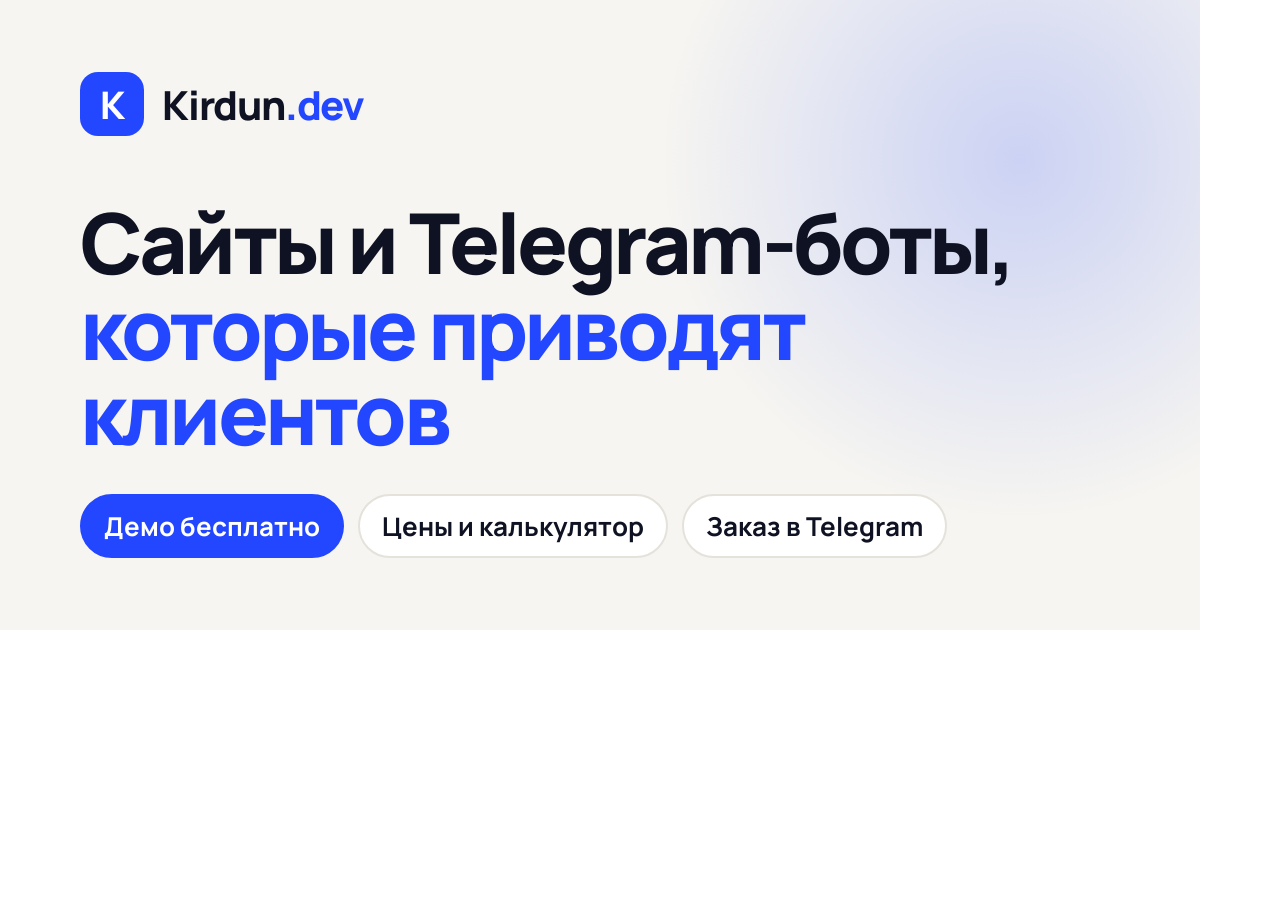
<file: tools/og.html>
<!doctype html>
<!-- Картинка-превью ссылки (og.png 1200x630). Пересобрать: tools/og.html → скриншот 1200x630 (см. README). -->
<html><head><meta charset="utf-8">
<link href="https://fonts.googleapis.com/css2?family=Manrope:wght@500;700;800&display=block" rel="stylesheet">
<style>
  html, body { margin: 0; width: 1200px; height: 630px; }
  .c { width: 1200px; height: 630px; box-sizing: border-box; padding: 72px 80px; position: relative; overflow: hidden;
       background: #f6f5f1; font-family: Manrope, sans-serif; color: #0f1222; display: flex; flex-direction: column; }
  .c::before { content: ""; position: absolute; right: -180px; top: -200px; width: 720px; height: 720px; border-radius: 50%;
       background: radial-gradient(closest-side, rgba(35,70,255,.20), rgba(35,70,255,0)); }
  .logo { display: flex; align-items: center; gap: 18px; font-weight: 800; font-size: 40px; letter-spacing: -.03em; position: relative; }
  .mark { width: 64px; height: 64px; border-radius: 18px; background: #2346ff; color: #fff; display: grid; place-items: center; font-size: 38px; }
  .logo span span { color: #2346ff; }
  h1 { font-size: 84px; line-height: 1.02; letter-spacing: -.045em; font-weight: 800; margin: auto 0 0; position: relative; }
  h1 em { font-style: normal; color: #2346ff; }
  .row { display: flex; gap: 14px; margin-top: 38px; position: relative; }
  .pill { font-size: 26px; font-weight: 700; padding: 12px 22px; border-radius: 999px; background: #fff; border: 2px solid #e4e2da; }
  .pill.b { background: #2346ff; color: #fff; border-color: #2346ff; }
</style></head>
<body><div class="c">
  <div class="logo"><div class="mark">K</div><span>Kirdun<span>.dev</span></span></div>
  <h1>Сайты и Telegram‑боты,<br><em>которые приводят клиентов</em></h1>
  <div class="row"><div class="pill b">Демо бесплатно</div><div class="pill">Цены и калькулятор</div><div class="pill">Заказ в Telegram</div></div>
</div>
<script>
  // og.html#en → английская версия (og-en.png)
  if (location.hash === '#en') {
    document.documentElement.lang = 'en';
    document.querySelector('h1').style.fontSize = '78px';
    document.querySelector('h1').innerHTML ='Websites and Telegram bots<br><em>that bring you clients</em>';
    const p = document.querySelectorAll('.pill');
    ['Free demo', 'Clear prices', 'Order on Telegram'].forEach((x, i) => { p[i].textContent = x; });
  }
</script></body></html>
</file>
<file: assets/css/style.css>
/* Платформа Ярослава Кирдуна. Светлая «редакционная» тема, один шрифт, без тяжёлых эффектов. */
/* Пока грузится Manrope, текст рисуется Arial, растянутым до той же ширины (замерено: 101,5%): строки не прыгают. */
@font-face { font-family: "Manrope Fallback"; src: local("Arial"), local("ArialMT"), local("Liberation Sans"), local("Helvetica"); size-adjust: 101.5%; }
:root {
  --bg: #f6f5f1;
  --surface: #ffffff;
  --ink: #101114;
  --ink-2: #33363d;
  --muted: #62666f;
  --line: #e4e1d9;
  --line-2: #d3cfc5;
  --accent: #2346ff;
  --accent-2: #1a35d6;
  --accent-soft: #e8ecff;
  --accent-ink: #ffffff;
  --dark: #0f1013;
  --dark-2: #1a1c21;
  --dark-line: rgba(255, 255, 255, .1);
  --on-dark: #f3f2ee;
  --on-dark-muted: #a6a8b0;
  --ok: #0e8a4f;
  --bad: #d23b4f;
  --r: 18px;
  --r-sm: 12px;
  --max: 1180px;
  --pad: clamp(16px, 4vw, 32px);
  --font: "Manrope", "Manrope Fallback", system-ui, -apple-system, "Segoe UI", Roboto, Arial, sans-serif;
  --ease: cubic-bezier(.2, .8, .2, 1);
  --shadow: 0 1px 2px rgba(16, 17, 20, .04), 0 8px 24px -12px rgba(16, 17, 20, .12);
  --shadow-lg: 0 2px 4px rgba(16, 17, 20, .04), 0 24px 48px -20px rgba(35, 70, 255, .28);
  color-scheme: light;
}

*, *::before, *::after { box-sizing: border-box; }
html { -webkit-text-size-adjust: 100%; scroll-behavior: smooth; scroll-padding-top: 76px; }
body {
  margin: 0; background: var(--bg); color: var(--ink);
  font: 400 1rem/1.6 var(--font);
  -webkit-font-smoothing: antialiased; text-rendering: optimizeLegibility;
  overflow-x: clip;
}
img { max-width: 100%; height: auto; display: block; }
a { color: inherit; }
h1, h2, h3, h4 { margin: 0; line-height: 1.12; letter-spacing: -.02em; font-weight: 800; text-wrap: balance; }
p { margin: 0; }
ul, ol, dl, dd { margin: 0; padding: 0; }
button, input, textarea { font: inherit; color: inherit; }
:focus-visible { outline: 3px solid var(--accent); outline-offset: 3px; border-radius: 6px; }
.vh { position: absolute !important; width: 1px; height: 1px; overflow: hidden; clip: rect(0 0 0 0); white-space: nowrap; }
.skip { position: absolute; left: 12px; top: -60px; z-index: 100; background: var(--ink); color: #fff; padding: 10px 14px; border-radius: 10px; }
.skip:focus { top: 12px; }
.wrap { width: min(100% - 2 * var(--pad), var(--max)); margin-inline: auto; }
.center { text-align: center; margin-top: 28px; }

/* ---------- кнопки и ссылки ---------- */
.btn {
  display: inline-flex; align-items: center; justify-content: center; gap: .55em;
  min-height: 44px; padding: .7em 1.2em; border-radius: 999px; border: 1px solid transparent;
  font-weight: 700; font-size: .98rem; text-decoration: none; cursor: pointer; white-space: nowrap;
  transition: background-color .18s var(--ease), border-color .18s var(--ease), color .18s var(--ease), transform .18s var(--ease), box-shadow .18s var(--ease);
}
.btn:active { transform: translateY(1px); }
.btn-lg { min-height: 54px; padding: .85em 1.5em; font-size: 1.04rem; }
.btn-sm { min-height: 40px; padding: .5em 1em; font-size: .92rem; }
.btn-block { width: 100%; }
.btn-accent { background: var(--accent); color: var(--accent-ink); box-shadow: 0 6px 18px -8px rgba(35, 70, 255, .7); }
.btn-accent:hover { background: var(--accent-2); }
.btn-dark { background: var(--ink); color: #fff; }
.btn-dark:hover { background: #2a2c33; }
.btn-ghost { background: transparent; border-color: var(--line-2); color: var(--ink); }
.btn-ghost:hover { border-color: var(--ink); }
.btn svg { flex: none; }
.link { color: var(--accent); font-weight: 700; text-decoration: none; }
.link:hover { text-decoration: underline; text-underline-offset: 3px; }

/* ---------- шапка ---------- */
.top { position: sticky; top: 0; z-index: 50; background: var(--bg); border-bottom: 1px solid transparent; transition: border-color .2s; }
.top.scrolled { border-bottom-color: var(--line); }
.top-in { display: flex; align-items: center; gap: 20px; height: 66px; }
.logo { display: inline-flex; align-items: center; gap: 10px; text-decoration: none; font-weight: 800; letter-spacing: -.01em; }
.logo-mark { display: grid; place-items: center; width: 34px; height: 34px; border-radius: 10px; background: var(--accent); color: #fff; font-size: 1.05rem; }
.logo-name { font-size: 1.08rem; letter-spacing: -.02em; }
.logo-name span { color: var(--accent); }
.nav { display: flex; gap: 4px; margin-left: auto; }
.nav a { padding: 8px 12px; border-radius: 999px; text-decoration: none; color: var(--ink-2); font-weight: 600; font-size: .94rem; }
.nav a:hover, .nav a.active { background: var(--surface); color: var(--ink); }
.top-actions { display: flex; align-items: center; gap: 8px; }
.lang { display: grid; place-items: center; min-width: 44px; height: 40px; border-radius: 999px; border: 1px solid var(--line-2); text-decoration: none; font-weight: 700; font-size: .85rem; }
.lang:hover { border-color: var(--ink); }
.burger { display: none; width: 44px; height: 44px; border: 1px solid var(--line-2); border-radius: 999px; background: transparent; cursor: pointer; position: relative; }
.burger span { position: absolute; left: 13px; right: 13px; height: 2px; background: var(--ink); border-radius: 2px; transition: transform .2s var(--ease); }
.burger span:first-child { top: 17px; } .burger span:last-child { top: 25px; }
.burger[aria-expanded="true"] span:first-child { transform: translateY(4px) rotate(45deg); }
.burger[aria-expanded="true"] span:last-child { transform: translateY(-4px) rotate(-45deg); }

/* ---------- первый экран ---------- */
.hero { padding: clamp(28px, 6vw, 72px) 0 clamp(36px, 6vw, 64px); }
.hero-in { display: grid; grid-template-columns: minmax(0, 1.15fr) minmax(0, .85fr); gap: clamp(28px, 5vw, 64px); align-items: center; }
.pill { display: inline-flex; align-items: center; gap: 8px; padding: 6px 12px 6px 10px; border-radius: 999px; background: var(--surface); border: 1px solid var(--line); font-size: .86rem; font-weight: 600; color: var(--ink-2); margin-bottom: 22px; }
.dot { width: 8px; height: 8px; border-radius: 50%; background: var(--ok); box-shadow: 0 0 0 3px rgba(14, 138, 79, .16); }
.hero h1 { font-size: clamp(2.15rem, 5.4vw, 4.25rem); line-height: 1.02; letter-spacing: -.04em; }
.hl { color: var(--accent); }
.lead { margin-top: 20px; font-size: clamp(1.04rem, 1.6vw, 1.2rem); color: var(--ink-2); max-width: 36em; }
.cta-row { display: flex; flex-wrap: wrap; gap: 12px; margin-top: 28px; }
.guarantees { list-style: none; display: grid; grid-template-columns: repeat(2, minmax(0, 1fr)); gap: 10px 22px; margin-top: 28px; max-width: 40em; }
.guarantees li { display: flex; gap: 10px; align-items: flex-start; font-size: .95rem; font-weight: 600; color: var(--ink-2); line-height: 1.4; }
.guarantees svg { flex: none; color: var(--ok); margin-top: 2px; }

/* живое демо Кордона */
.demo { background: var(--dark); color: var(--on-dark); border-radius: 24px; padding: 18px; box-shadow: 0 30px 60px -30px rgba(16, 17, 20, .5); }
.demo-head { display: flex; align-items: center; gap: 12px; padding-bottom: 14px; border-bottom: 1px solid var(--dark-line); }
.demo-head b { display: block; font-size: .98rem; }
.demo-head small { color: var(--on-dark-muted); font-size: .84rem; }
.demo-ava { display: grid; place-items: center; width: 40px; height: 40px; border-radius: 12px; background: var(--accent); color: #fff; font-weight: 800; }
.live-dot { width: 9px; height: 9px; border-radius: 50%; background: #35d07f; margin-left: auto; }
.demo-chat { height: 290px; overflow-y: auto; padding: 14px 2px; display: flex; flex-direction: column; gap: 10px; scrollbar-width: thin; }
.msg { max-width: 88%; padding: 10px 13px; border-radius: 16px; font-size: .93rem; line-height: 1.45; background: var(--dark-2); }
.msg.user { align-self: flex-end; background: var(--accent); color: #fff; border-bottom-right-radius: 6px; }
.msg.bot { border-bottom-left-radius: 6px; }
.msg.bad { box-shadow: inset 3px 0 0 #ff6b7d; }
.msg.ok { box-shadow: inset 3px 0 0 #35d07f; }
.msg b { display: block; margin-bottom: 2px; }
.msg ul { margin: 6px 0 0 18px; color: var(--on-dark-muted); }
.typing { display: inline-flex; gap: 4px; padding: 4px 2px; }
.typing i { width: 6px; height: 6px; border-radius: 50%; background: var(--on-dark-muted); opacity: .5; }
.demo-chips { display: flex; flex-wrap: wrap; gap: 6px; padding-bottom: 10px; }
.demo-chips button { border: 1px solid var(--dark-line); background: transparent; color: var(--on-dark); border-radius: 999px; padding: 7px 11px; font-size: .82rem; cursor: pointer; min-height: 36px; }
.demo-chips button:hover { border-color: rgba(255, 255, 255, .35); }
.demo-input { display: flex; gap: 8px; }
.demo-input input { flex: 1; min-width: 0; background: var(--dark-2); border: 1px solid var(--dark-line); border-radius: 999px; padding: 12px 16px; color: var(--on-dark); }
.demo-input input::placeholder { color: var(--on-dark-muted); }
.demo-input button { flex: none; width: 46px; height: 46px; border-radius: 50%; border: 0; background: var(--accent); color: #fff; cursor: pointer; display: grid; place-items: center; }
.demo-note { margin-top: 12px; font-size: .8rem; color: var(--on-dark-muted); }
.demo-note a { color: #9db0ff; }

.proof { display: grid; grid-template-columns: repeat(4, minmax(0, 1fr)); gap: 0; margin-top: clamp(36px, 6vw, 64px); border-top: 1px solid var(--line); }
.proof div { padding: 18px 18px 0 0; }
.proof div + div { padding-left: 18px; border-left: 1px solid var(--line); }
.proof dt { font-size: clamp(1.6rem, 3vw, 2.2rem); font-weight: 800; letter-spacing: -.03em; }
.proof dd { color: var(--muted); font-size: .9rem; line-height: 1.4; margin-top: 4px; }

/* ---------- секции ---------- */
/* Ниже первого экрана браузер не рисует секции, пока до них не доскроллят: быстрее первый показ на слабых телефонах. */
.sec, .band, .final { content-visibility: auto; contain-intrinsic-size: auto 900px; }
.sec { padding: clamp(56px, 9vw, 112px) 0; }
.sec-tight { padding-top: clamp(40px, 6vw, 72px); }
.sec-head { max-width: 46em; margin-bottom: clamp(28px, 4vw, 48px); }
.eyebrow { font-size: .8rem; font-weight: 800; letter-spacing: .12em; text-transform: uppercase; color: var(--accent); margin-bottom: 12px; }
.sec h2, .final h2, .band h2 { font-size: clamp(1.8rem, 3.8vw, 3rem); letter-spacing: -.035em; }
.sec-lead { margin-top: 14px; color: var(--muted); font-size: clamp(1rem, 1.4vw, 1.1rem); }

/* работы */
.cases { display: grid; gap: clamp(20px, 3vw, 32px); }
.case { display: grid; grid-template-columns: minmax(0, 1.05fr) minmax(0, 1fr); gap: clamp(20px, 4vw, 48px); align-items: center; background: var(--surface); border: 1px solid var(--line); border-radius: 24px; padding: clamp(14px, 2vw, 20px); }
.case:nth-child(even) .case-img { order: 2; }
.case-img { border-radius: 16px; overflow: hidden; background: var(--bg); aspect-ratio: 16 / 10; }
.case-img img { width: 100%; height: 100%; object-fit: cover; }
.case-body { padding: clamp(4px, 2vw, 20px); }
.case-tag { display: flex; align-items: center; gap: 10px; flex-wrap: wrap; color: var(--muted); font-size: .9rem; font-weight: 600; }
.case h3 { font-size: clamp(1.6rem, 2.8vw, 2.2rem); margin: 10px 0 12px; letter-spacing: -.03em; }
.case-body > p:not(.case-tag):not(.stack) { color: var(--ink-2); }
.facts { list-style: none; display: flex; flex-wrap: wrap; gap: 8px; margin-top: 18px; }
.facts li { background: var(--accent-soft); color: var(--accent-2); font-weight: 700; font-size: .86rem; padding: 6px 11px; border-radius: 999px; }
.stack { margin-top: 14px; color: var(--muted); font-size: .84rem; }
.case-links { display: flex; align-items: center; gap: 18px; margin-top: 20px; flex-wrap: wrap; }
.badge { display: inline-flex; align-items: center; gap: 6px; font-size: .74rem; font-weight: 800; text-transform: uppercase; letter-spacing: .06em; padding: 4px 9px; border-radius: 999px; background: var(--bg); color: var(--muted); border: 1px solid var(--line); }
.badge.live { color: var(--ok); border-color: rgba(14, 138, 79, .25); background: rgba(14, 138, 79, .07); }
.badge.live::before { content: ""; width: 6px; height: 6px; border-radius: 50%; background: currentColor; }
.more-h { font-size: 1.2rem; margin: clamp(40px, 6vw, 64px) 0 18px; }
.more { display: grid; grid-template-columns: repeat(auto-fill, minmax(min(100%, 260px), 1fr)); gap: 14px; }
.mini { background: var(--surface); border: 1px solid var(--line); border-radius: var(--r); padding: 18px; display: flex; flex-direction: column; gap: 8px; }
.mini-top { display: flex; justify-content: space-between; align-items: center; gap: 8px; }
.mini-tag { color: var(--accent-2); font-weight: 700; font-size: .9rem; }
.mini-text { color: var(--ink-2); font-size: .92rem; flex: 1; }
.mini .stack { margin-top: 0; }
.mini-private { color: var(--muted); font-size: .88rem; font-style: italic; }

/* цены */
.price-bar { display: flex; justify-content: space-between; align-items: center; gap: 12px; flex-wrap: wrap; margin-bottom: 22px; }
.tabs { display: flex; gap: 6px; flex-wrap: wrap; }
.tabs button, .cur button {
  border: 1px solid var(--line-2); background: transparent; border-radius: 999px; padding: 9px 16px; min-height: 42px;
  font-weight: 700; font-size: .94rem; cursor: pointer; color: var(--ink-2);
}
.tabs button[aria-selected="true"], .cur button[aria-pressed="true"] { background: var(--ink); border-color: var(--ink); color: #fff; }
.cur { display: flex; gap: 4px; }
.cur button { padding: 7px 12px; min-height: 40px; font-size: .86rem; }
.panel + .panel { margin-top: 28px; }
.js .panel[hidden] { display: none; }
.panel:focus-visible { outline-offset: 8px; }
.packs { display: grid; grid-template-columns: repeat(3, minmax(0, 1fr)); gap: 16px; align-items: stretch; }
.pack { position: relative; display: flex; flex-direction: column; background: var(--surface); border: 1px solid var(--line); border-radius: 22px; padding: 26px 22px 22px; }
.pack.best { border: 2px solid var(--accent); box-shadow: var(--shadow-lg); }
.pack-badge { position: absolute; top: -13px; left: 22px; background: var(--accent); color: #fff; font-size: .74rem; font-weight: 800; letter-spacing: .06em; text-transform: uppercase; padding: 5px 10px; border-radius: 999px; }
.pack h4 { font-size: 1.3rem; letter-spacing: -.02em; }
.pack-for { color: var(--muted); font-size: .92rem; margin-top: 6px; min-height: 2.8em; }
.pack-price { font-size: clamp(1.8rem, 3vw, 2.3rem); font-weight: 800; letter-spacing: -.035em; margin-top: 16px; }
.pack-price small { font-size: .95rem; font-weight: 600; color: var(--muted); letter-spacing: 0; }
.pack-days { color: var(--ink-2); font-weight: 600; font-size: .92rem; }
.inc { list-style: none; display: grid; gap: 8px; margin: 18px 0 14px; padding-top: 18px; border-top: 1px solid var(--line); }
.inc li { display: flex; gap: 9px; align-items: flex-start; font-size: .94rem; line-height: 1.4; }
.inc svg { flex: none; color: var(--ok); margin-top: 2px; }
.exc { color: var(--muted); font-size: .86rem; margin-bottom: 20px; flex: 1; }
.exc b { color: var(--ink-2); font-weight: 700; }
.price-note { margin-top: 22px; color: var(--muted); font-size: .94rem; text-align: center; }

/* демо-полоса */
.band { background: var(--dark); color: var(--on-dark); padding: clamp(56px, 8vw, 96px) 0; }
.band .eyebrow { color: #8fa3ff; }
.band-grid { display: grid; grid-template-columns: repeat(3, minmax(0, 1fr)); gap: 16px; margin-bottom: 32px; }
.band-item { border: 1px solid var(--dark-line); border-radius: var(--r); padding: 22px; background: var(--dark-2); }
.band-num { font-weight: 800; color: #8fa3ff; font-size: .9rem; }
.band-item h3 { font-size: 1.15rem; margin: 10px 0 8px; }
.band-item p { color: var(--on-dark-muted); font-size: .95rem; }

/* калькулятор */
.calc { display: grid; grid-template-columns: minmax(0, 1.35fr) minmax(0, 1fr); gap: 20px; align-items: start; }
.calc-left { background: var(--surface); border: 1px solid var(--line); border-radius: 24px; padding: clamp(18px, 3vw, 30px); display: grid; gap: 24px; }
.field { border: 0; margin: 0; padding: 0; min-width: 0; }
.field-label { display: block; font-weight: 800; font-size: .95rem; margin-bottom: 10px; padding: 0; }
textarea, .final-form textarea { width: 100%; border: 1px solid var(--line-2); border-radius: 14px; padding: 12px 14px; background: var(--bg); resize: vertical; min-height: 84px; line-height: 1.5; }
textarea:focus { outline: none; border-color: var(--accent); box-shadow: 0 0 0 3px var(--accent-soft); }
.hint { margin-top: 8px; font-size: .88rem; color: var(--accent-2); font-weight: 600; min-height: 1.3em; }
.types, .opts { display: grid; grid-template-columns: repeat(auto-fill, minmax(min(100%, 190px), 1fr)); gap: 8px; }
.types label, .opts label { position: relative; cursor: pointer; }
.types input, .opts input { position: absolute; opacity: 0; inset: 0; margin: 0; cursor: pointer; }
.types label > span, .opts label > span { display: flex; align-items: center; justify-content: space-between; gap: 10px; min-height: 48px; padding: 10px 14px; border: 1px solid var(--line-2); border-radius: 14px; font-weight: 600; font-size: .94rem; line-height: 1.3; transition: border-color .15s, background-color .15s; }
.opts em { font-style: normal; color: var(--muted); font-weight: 700; font-size: .86rem; white-space: nowrap; }
.types input:checked + span, .opts input:checked + span { border-color: var(--accent); background: var(--accent-soft); color: var(--accent-2); }
.opts input:checked + span em { color: var(--accent-2); }
.types input:focus-visible + span, .opts input:focus-visible + span { outline: 3px solid var(--accent); outline-offset: 2px; }
.range-top { display: flex; justify-content: space-between; align-items: baseline; font-weight: 800; margin-bottom: 10px; }
.range-top output { font-size: 1.3rem; color: var(--accent); }
input[type="range"] { width: 100%; accent-color: var(--accent); height: 28px; }
.switch { display: flex; align-items: center; gap: 12px; cursor: pointer; font-weight: 600; position: relative; }
.switch input { position: absolute; opacity: 0; width: 1px; height: 1px; }
.sw { flex: none; width: 46px; height: 28px; border-radius: 999px; background: var(--line-2); position: relative; transition: background-color .18s; }
.sw::after { content: ""; position: absolute; top: 3px; left: 3px; width: 22px; height: 22px; border-radius: 50%; background: #fff; box-shadow: 0 1px 3px rgba(0, 0, 0, .2); transition: transform .18s var(--ease); }
.switch input:checked + .sw { background: var(--accent); }
.switch input:checked + .sw::after { transform: translateX(18px); }
.switch input:focus-visible + .sw { outline: 3px solid var(--accent); outline-offset: 2px; }
.calc-right { position: sticky; top: 86px; background: var(--dark); color: var(--on-dark); border-radius: 24px; padding: clamp(20px, 3vw, 30px); }
.res-label { color: var(--on-dark-muted); font-weight: 700; font-size: .9rem; }
.res-price { font-size: clamp(1.9rem, 3.6vw, 2.5rem); font-weight: 800; letter-spacing: -.04em; margin-top: 6px; line-height: 1.1; }
.res-days { color: var(--on-dark-muted); margin-top: 6px; }
.res-days b { color: var(--on-dark); }
.res-list { list-style: none; margin: 18px 0 20px; padding: 16px 0 0; border-top: 1px solid var(--dark-line); display: grid; gap: 8px; font-size: .92rem; }
.res-list li { display: flex; justify-content: space-between; gap: 12px; color: var(--on-dark-muted); }
.res-list li span:last-child { color: var(--on-dark); font-weight: 700; white-space: nowrap; }
.res-note { margin-top: 12px; color: var(--on-dark-muted); font-size: .82rem; }

/* процесс */
.steps { list-style: none; counter-reset: s; display: grid; grid-template-columns: repeat(5, minmax(0, 1fr)); gap: 14px; }
.step { counter-increment: s; background: var(--surface); border: 1px solid var(--line); border-radius: var(--r); padding: 20px; }
.step::before { content: "0" counter(s); display: block; font-weight: 800; color: var(--accent); font-size: .9rem; margin-bottom: 12px; }
.step h3 { font-size: 1.08rem; margin-bottom: 8px; }
.step p { color: var(--muted); font-size: .92rem; line-height: 1.5; }

/* обо мне, оплата */
.about { display: grid; grid-template-columns: minmax(0, 1.2fr) minmax(0, 1fr); gap: clamp(24px, 5vw, 64px); align-items: start; }
.about-p { color: var(--ink-2); font-size: 1.06rem; margin-bottom: 16px; max-width: 38em; }
.about-side { display: grid; gap: 16px; }
.not, .pay { background: var(--surface); border: 1px solid var(--line); border-radius: var(--r); padding: 22px; }
.not h3, .pay h3 { font-size: 1.1rem; margin-bottom: 12px; }
.not ul { list-style: none; display: grid; gap: 8px; }
.not li { padding-left: 24px; position: relative; color: var(--ink-2); font-size: .95rem; }
.not li::before { content: "×"; position: absolute; left: 4px; top: -1px; color: var(--bad); font-weight: 800; }
.pay dl { display: grid; gap: 12px; }
.pay dt { font-weight: 800; font-size: .95rem; }
.pay dd { color: var(--muted); font-size: .92rem; }
.npd { margin-top: 12px; font-weight: 700; color: var(--ok); font-size: .92rem; }

/* вопросы */
.faq-in { display: grid; grid-template-columns: minmax(0, .8fr) minmax(0, 1.2fr); gap: clamp(24px, 5vw, 64px); align-items: start; }
.faq { display: grid; gap: 10px; }
.faq details { background: var(--surface); border: 1px solid var(--line); border-radius: var(--r-sm); }
.faq summary { list-style: none; cursor: pointer; padding: 16px 52px 16px 18px; font-weight: 700; position: relative; min-height: 44px; }
.faq summary::-webkit-details-marker { display: none; }
.faq summary::after { content: "+"; position: absolute; right: 18px; top: 50%; translate: 0 -50%; font-size: 1.4rem; font-weight: 600; color: var(--muted); transition: rotate .2s var(--ease); }
.faq details[open] summary::after { rotate: 45deg; }
.faq details p { padding: 0 18px 18px; color: var(--ink-2); }

/* дневник */
.diary-in { display: grid; grid-template-columns: minmax(0, .8fr) minmax(0, 1.2fr); gap: clamp(24px, 5vw, 64px); align-items: start; }
.timeline { list-style: none; border-left: 2px solid var(--line); padding-left: 22px; display: grid; gap: 22px; }
.timeline li { position: relative; }
.timeline li::before { content: ""; position: absolute; left: -29px; top: 7px; width: 12px; height: 12px; border-radius: 50%; background: var(--bg); border: 2px solid var(--accent); }
.timeline time { font-size: .84rem; color: var(--muted); font-weight: 700; }
.timeline h3 { font-size: 1.05rem; margin: 2px 0 4px; }
.timeline p { color: var(--ink-2); font-size: .94rem; }

/* финал и подвал */
.final { padding: clamp(64px, 10vw, 120px) 0; text-align: center; background: var(--surface); border-top: 1px solid var(--line); }
.final-in { max-width: 720px; }
.final .sec-lead { margin-inline: auto; max-width: 34em; }
.final-form { display: grid; gap: 12px; margin: 28px auto 16px; text-align: left; }
.final-form .btn { justify-self: center; }
.foot { padding: 28px 0 calc(28px + env(safe-area-inset-bottom)); border-top: 1px solid var(--line); color: var(--muted); font-size: .9rem; }
.foot-in { display: flex; justify-content: space-between; gap: 16px; flex-wrap: wrap; }
.foot-links { display: flex; gap: 18px; flex-wrap: wrap; }
.foot a { text-decoration: none; font-weight: 600; color: var(--ink-2); }
.foot a:hover { color: var(--accent); }

/* плавающая кнопка заказа на телефоне */
.mbar { position: fixed; left: 12px; right: 12px; bottom: calc(12px + env(safe-area-inset-bottom)); z-index: 40; display: none; }
.mbar .btn { width: 100%; box-shadow: 0 12px 30px -10px rgba(16, 17, 20, .45); }
.toast { position: fixed; left: 50%; bottom: 24px; z-index: 60; translate: -50% 20px; opacity: 0; pointer-events: none; background: var(--ink); color: #fff; padding: 12px 18px; border-radius: 14px; font-size: .92rem; font-weight: 600; max-width: min(92vw, 460px); text-align: center; transition: opacity .2s, translate .2s var(--ease); }
.toast.show { opacity: 1; translate: -50% 0; }
.noscript { position: fixed; bottom: 0; left: 0; right: 0; background: var(--ink); color: #fff; padding: 12px; text-align: center; z-index: 70; }
.noscript a { color: #9db0ff; }

/* ---------- плавное появление: только где браузер умеет scroll-driven, и только если пользователь не против движения ---------- */
@media (prefers-reduced-motion: no-preference) {
  @supports ((animation-timeline: view()) and (animation-range: entry)) {
    @keyframes rise { from { opacity: 0; translate: 0 22px; } }
    .reveal { animation: rise linear backwards; animation-timeline: view(); animation-range: entry 0% entry 60%; }
  }
  .dot { animation: pulse 2.4s ease-in-out 3; }
  @keyframes pulse { 50% { box-shadow: 0 0 0 7px rgba(14, 138, 79, 0); } }
  .typing i { animation: blink 1s infinite; }
  .typing i:nth-child(2) { animation-delay: .15s; } .typing i:nth-child(3) { animation-delay: .3s; }
  @keyframes blink { 50% { opacity: 1; } }
  .btn-accent:hover { transform: translateY(-1px); }
}
@media (prefers-reduced-motion: reduce) {
  html { scroll-behavior: auto; }
  *, *::before, *::after { transition-duration: .01ms !important; }
}

/* ---------- адаптив ---------- */
@media (max-width: 1080px) {
  .steps { grid-template-columns: repeat(3, minmax(0, 1fr)); }
}
@media (max-width: 960px) {
  .hero-in, .case, .calc, .about, .faq-in, .diary-in { grid-template-columns: minmax(0, 1fr); }
  .case:nth-child(even) .case-img { order: 0; }
  .calc-right { position: static; }
  .packs { grid-template-columns: minmax(0, 1fr); max-width: 520px; margin-inline: auto; gap: 22px; }
  .pack-for { min-height: 0; }
  .band-grid { grid-template-columns: minmax(0, 1fr); }
  .proof { grid-template-columns: repeat(2, minmax(0, 1fr)); }
  .proof div:nth-child(3) { padding-left: 0; border-left: 0; }
  .proof div:nth-child(n + 3) { border-top: 1px solid var(--line); margin-top: 18px; }
}
@media (max-width: 860px) {
  .nav { position: fixed; inset: 66px 0 auto 0; flex-direction: column; gap: 0; padding: 8px var(--pad) 18px; background: var(--bg); border-bottom: 1px solid var(--line); box-shadow: 0 20px 30px -20px rgba(0, 0, 0, .2); display: none; margin: 0; }
  .nav.open { display: flex; }
  .nav a { padding: 14px 4px; border-radius: 0; border-bottom: 1px solid var(--line); font-size: 1.02rem; }
  .burger { display: block; }
  .top-actions { margin-left: auto; }
}
@media (max-width: 640px) {
  .top-actions .btn span { display: none; }
  .top-actions .btn { width: 44px; padding: 0; min-height: 44px; }
  .logo-name { font-size: .95rem; }
  .guarantees { grid-template-columns: minmax(0, 1fr); }
  .cta-row .btn { width: 100%; }
  .steps { grid-template-columns: minmax(0, 1fr); }
  .demo-chat { height: 250px; }
  .price-bar { flex-direction: column; align-items: stretch; }
  .tabs { flex-wrap: nowrap; overflow-x: auto; scrollbar-width: none; margin-inline: calc(-1 * var(--pad)); padding-inline: var(--pad); }
  .tabs::-webkit-scrollbar { display: none; }
  .tabs button { flex: none; }
  .cur { align-self: flex-start; }
  .mbar.show { display: block; }
  .foot { padding-bottom: calc(88px + env(safe-area-inset-bottom)); }
}
</file>
